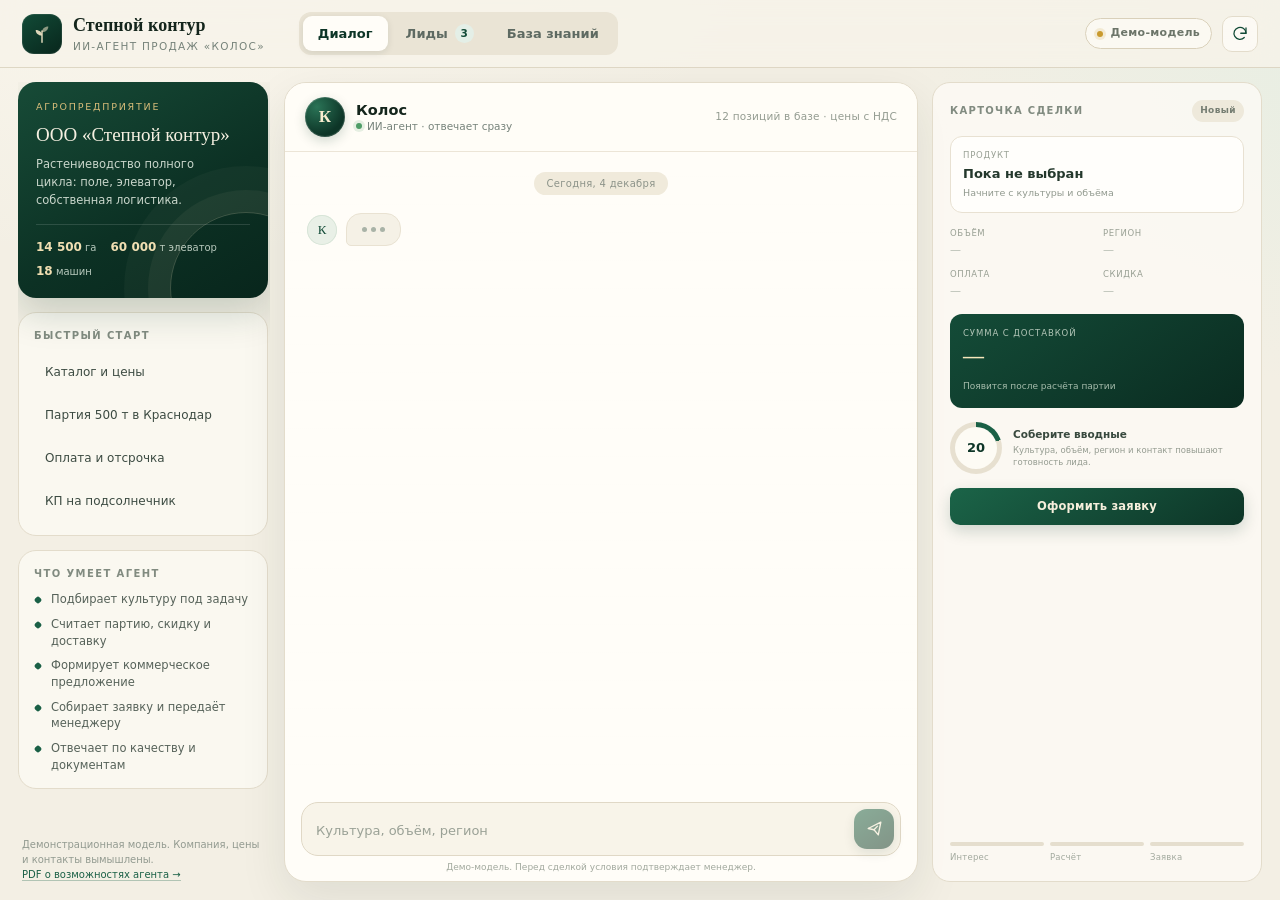
<file: index.html>
<!DOCTYPE html>
<html lang="ru">
<head>
  <meta charset="utf-8">
  <meta name="viewport" content="width=device-width, initial-scale=1">
  <title>Колос — ИИ-агент продаж «Степной контур»</title>
  <meta name="description" content="Демонстрационная модель ИИ-агента отдела продаж агропредприятия: подбор партии, расчёт, КП и заявки.">
  <link rel="icon" type="image/svg+xml" href="assets/favicon.svg">
  <link rel="stylesheet" href="assets/css/styles.css">
</head>
<body>
  <div class="app">
    <header class="topbar">
      <div class="brand">
        <div class="brand-mark" aria-hidden="true">
          <svg viewBox="0 0 32 32" fill="none">
            <path d="M16 27V12" stroke="currentColor" stroke-width="1.8" stroke-linecap="round"/>
            <path d="M16 18c-5.2 0-8.4-3.2-8.4-7.4 5.2 0 8.4 3.2 8.4 7.4Z" fill="currentColor" opacity=".9"/>
            <path d="M16 13.6c0-4.4 3.3-7.6 8.4-7.6 0 4.4-3.3 7.6-8.4 7.6Z" fill="currentColor" opacity=".55"/>
          </svg>
        </div>
        <div class="brand-text">
          <strong>Степной контур</strong>
          <span>ИИ-агент продаж «Колос»</span>
        </div>
      </div>

      <nav class="tabs" aria-label="Разделы">
        <button class="tab is-active" data-view="chat">Диалог</button>
        <button class="tab" data-view="leads">Лиды <span class="tab-count" id="leads-count">0</span></button>
        <button class="tab" data-view="kb">База знаний</button>
      </nav>

      <div class="top-actions">
        <span class="demo-pill"><i></i>Демо-модель</span>
        <button class="icon-btn" id="reset-btn" title="Начать новый диалог" aria-label="Начать новый диалог">
          <svg viewBox="0 0 24 24" fill="none"><path d="M20 11a8 8 0 1 0-2.3 5.7" stroke="currentColor" stroke-width="1.7" stroke-linecap="round"/><path d="M20 4v7h-7" stroke="currentColor" stroke-width="1.7" stroke-linecap="round" stroke-linejoin="round"/></svg>
        </button>
      </div>
    </header>

    <main class="workspace" id="workspace" data-view="chat">
      <aside class="sidebar">
        <div class="company-card">
          <div class="eyebrow">Агропредприятие</div>
          <div class="company-name">ООО «Степной контур»</div>
          <p>Растениеводство полного цикла: поле, элеватор, собственная логистика.</p>
          <div class="company-stats">
            <span><b>14 500</b> га</span>
            <span><b>60 000</b> т элеватор</span>
            <span><b>18</b> машин</span>
          </div>
        </div>

        <div class="side-section">
          <div class="side-title">Быстрый старт</div>
          <button class="scenario" data-prompt="Каталог и цены">
            <span>Каталог и цены</span><i>→</i>
          </button>
          <button class="scenario" data-prompt="Пшеница 3 класса, 500 т в Краснодар">
            <span>Партия 500 т в Краснодар</span><i>→</i>
          </button>
          <button class="scenario" data-prompt="Условия оплаты и отсрочка">
            <span>Оплата и отсрочка</span><i>→</i>
          </button>
          <button class="scenario" data-prompt="Подготовить КП на 300 т подсолнечника">
            <span>КП на подсолнечник</span><i>→</i>
          </button>
        </div>

        <div class="side-section">
          <div class="side-title">Что умеет агент</div>
          <ul class="cap-list">
            <li>Подбирает культуру под задачу</li>
            <li>Считает партию, скидку и доставку</li>
            <li>Формирует коммерческое предложение</li>
            <li>Собирает заявку и передаёт менеджеру</li>
            <li>Отвечает по качеству и документам</li>
          </ul>
        </div>

        <div class="side-note">
          Демонстрационная модель. Компания, цены и контакты вымышлены.<br>
          <a href="Возможности_ИИ-агента_Колос.pdf" target="_blank" rel="noopener">PDF о возможностях агента →</a>
        </div>
      </aside>

      <section class="view view-chat" aria-label="Диалог с агентом">
        <div class="chat-panel">
          <div class="chat-head">
            <div class="agent-id">
              <div class="avatar agent-avatar">К</div>
              <div class="agent-name">
                <strong>Колос</strong>
                <span><i class="online-dot"></i>ИИ-агент · отвечает сразу</span>
              </div>
            </div>
            <div class="chat-meta">12 позиций в базе · цены с НДС</div>
          </div>

          <div class="chat-scroll" id="chat-scroll" aria-live="polite">
            <div class="chat-day" id="chat-day">Сегодня</div>
            <div id="messages"></div>
          </div>

          <div class="suggestions" id="suggestions" aria-label="Быстрые ответы"></div>

          <form class="composer" id="composer" autocomplete="off">
            <textarea id="input" rows="1" placeholder="Культура, объём, регион" aria-label="Сообщение агенту"></textarea>
            <button class="send-btn" type="submit" aria-label="Отправить сообщение">
              <svg viewBox="0 0 24 24" fill="none"><path d="M4 12 20 4l-3.2 16-5.4-6.4L4 12Z" stroke="currentColor" stroke-width="1.7" stroke-linejoin="round"/><path d="m11.4 13.6 4.4-4.6" stroke="currentColor" stroke-width="1.7" stroke-linecap="round"/></svg>
            </button>
          </form>
          <div class="composer-note">Демо-модель. Перед сделкой условия подтверждает менеджер.</div>
        </div>
      </section>

      <aside class="deal-panel" aria-label="Карточка сделки">
        <div class="deal-head">
          <span>Карточка сделки</span>
          <span class="stage-pill" id="deal-stage">Новый</span>
        </div>

        <div class="deal-product">
          <span class="deal-label">Продукт</span>
          <div class="deal-value" id="deal-product">Пока не выбран</div>
          <div class="deal-sub" id="deal-product-sub">Начните с культуры и объёма</div>
        </div>

        <div class="deal-grid">
          <div><span>Объём</span><b id="deal-volume">—</b></div>
          <div><span>Регион</span><b id="deal-zone">—</b></div>
          <div><span>Оплата</span><b id="deal-payment">—</b></div>
          <div><span>Скидка</span><b id="deal-discount">—</b></div>
        </div>

        <div class="deal-total">
          <span id="deal-total-label">Сумма с доставкой</span>
          <b id="deal-total">—</b>
          <small id="deal-total-sub">Появится после расчёта партии</small>
        </div>

        <div class="score-row">
          <div class="score-ring" id="score-ring" style="--score:0"><span id="score-val">0</span></div>
          <div class="score-text">
            <b id="score-label">Соберите вводные</b>
            <span>Культура, объём, регион и контакт повышают готовность лида.</span>
          </div>
        </div>

        <button class="btn primary deal-cta" id="deal-cta" type="button">Оформить заявку</button>

        <div class="steps" id="deal-steps">
          <div class="step is-active" data-step="interest"><i></i><span>Интерес</span></div>
          <div class="step" data-step="quote"><i></i><span>Расчёт</span></div>
          <div class="step" data-step="lead"><i></i><span>Заявка</span></div>
        </div>
      </aside>

      <section class="view view-leads" aria-label="Лиды">
        <div class="page-head">
          <div>
            <h1>Лиды отдела продаж</h1>
            <p>Заявки из диалога с агентом и демонстрационные примеры. Статусы сохраняются в браузере.</p>
          </div>
          <button class="btn ghost" id="export-csv" type="button">Экспорт CSV</button>
        </div>

        <div class="kpi-row">
          <div class="kpi"><span>Всего лидов</span><b id="kpi-leads">0</b><small>в демо-базе</small></div>
          <div class="kpi"><span>Сумма пайплайна</span><b id="kpi-sum">0 ₽</b><small>по расчётам агента</small></div>
          <div class="kpi"><span>Средний скоринг</span><b id="kpi-score">0</b><small>из 100</small></div>
          <div class="kpi accent"><span>Горячих</span><b id="kpi-hot">0</b><small>скоринг 75+</small></div>
        </div>

        <div class="table-card">
          <div class="table-scroll">
            <table class="leads-table">
              <thead>
                <tr>
                  <th>Заявка</th>
                  <th>Клиент</th>
                  <th>Продукт</th>
                  <th>Объём</th>
                  <th>Сумма</th>
                  <th>Скоринг</th>
                  <th>Статус</th>
                </tr>
              </thead>
              <tbody id="leads-body"></tbody>
            </table>
          </div>
        </div>
      </section>

      <section class="view view-kb" aria-label="База знаний">
        <div class="page-head">
          <div>
            <h1>База знаний агента</h1>
            <p>12 товарных позиций, 10 типовых вопросов, условия оплаты и логистики. Данные вымышлены для демонстрации.</p>
          </div>
        </div>

        <div class="kb-toolbar">
          <div class="search-wrap">
            <svg viewBox="0 0 24 24" fill="none" aria-hidden="true"><circle cx="11" cy="11" r="6.5" stroke="currentColor" stroke-width="1.6"/><path d="m16 16 4 4" stroke="currentColor" stroke-width="1.6" stroke-linecap="round"/></svg>
            <input id="kb-search" type="search" placeholder="Поиск по культуре или показателю" aria-label="Поиск по базе знаний">
          </div>
          <div class="chips" id="kb-cats"></div>
        </div>

        <div class="table-card">
          <div class="table-scroll">
            <table class="kb-table">
              <thead>
                <tr>
                  <th>Позиция</th>
                  <th>Категория</th>
                  <th>Цена, ₽/т</th>
                  <th>В наличии</th>
                  <th>Мин. партия</th>
                  <th></th>
                </tr>
              </thead>
              <tbody id="kb-body"></tbody>
            </table>
          </div>
        </div>

        <h2 class="section-h">Частые вопросы</h2>
        <div class="faq-list" id="faq-list"></div>

        <h2 class="section-h">Условия работы</h2>
        <div class="terms-grid" id="terms-grid"></div>
      </section>
    </main>
  </div>

  <div class="modal" id="offer-modal" hidden>
    <div class="modal-backdrop" data-close-offer></div>
    <div class="modal-card" role="dialog" aria-modal="true" aria-label="Коммерческое предложение">
      <div class="modal-actions">
        <button class="btn ghost" id="offer-print" type="button">Печать / PDF</button>
        <button class="btn ghost" id="offer-download" type="button">Скачать HTML</button>
        <button class="icon-btn" data-close-offer type="button" aria-label="Закрыть">
          <svg viewBox="0 0 24 24" fill="none"><path d="m6 6 12 12M18 6 6 18" stroke="currentColor" stroke-width="1.8" stroke-linecap="round"/></svg>
        </button>
      </div>
      <div id="offer-doc"></div>
    </div>
  </div>

  <script src="assets/js/knowledge-base.js"></script>
  <script src="assets/js/agent.js"></script>
  <script src="assets/js/app.js"></script>
</body>
</html>
</file>
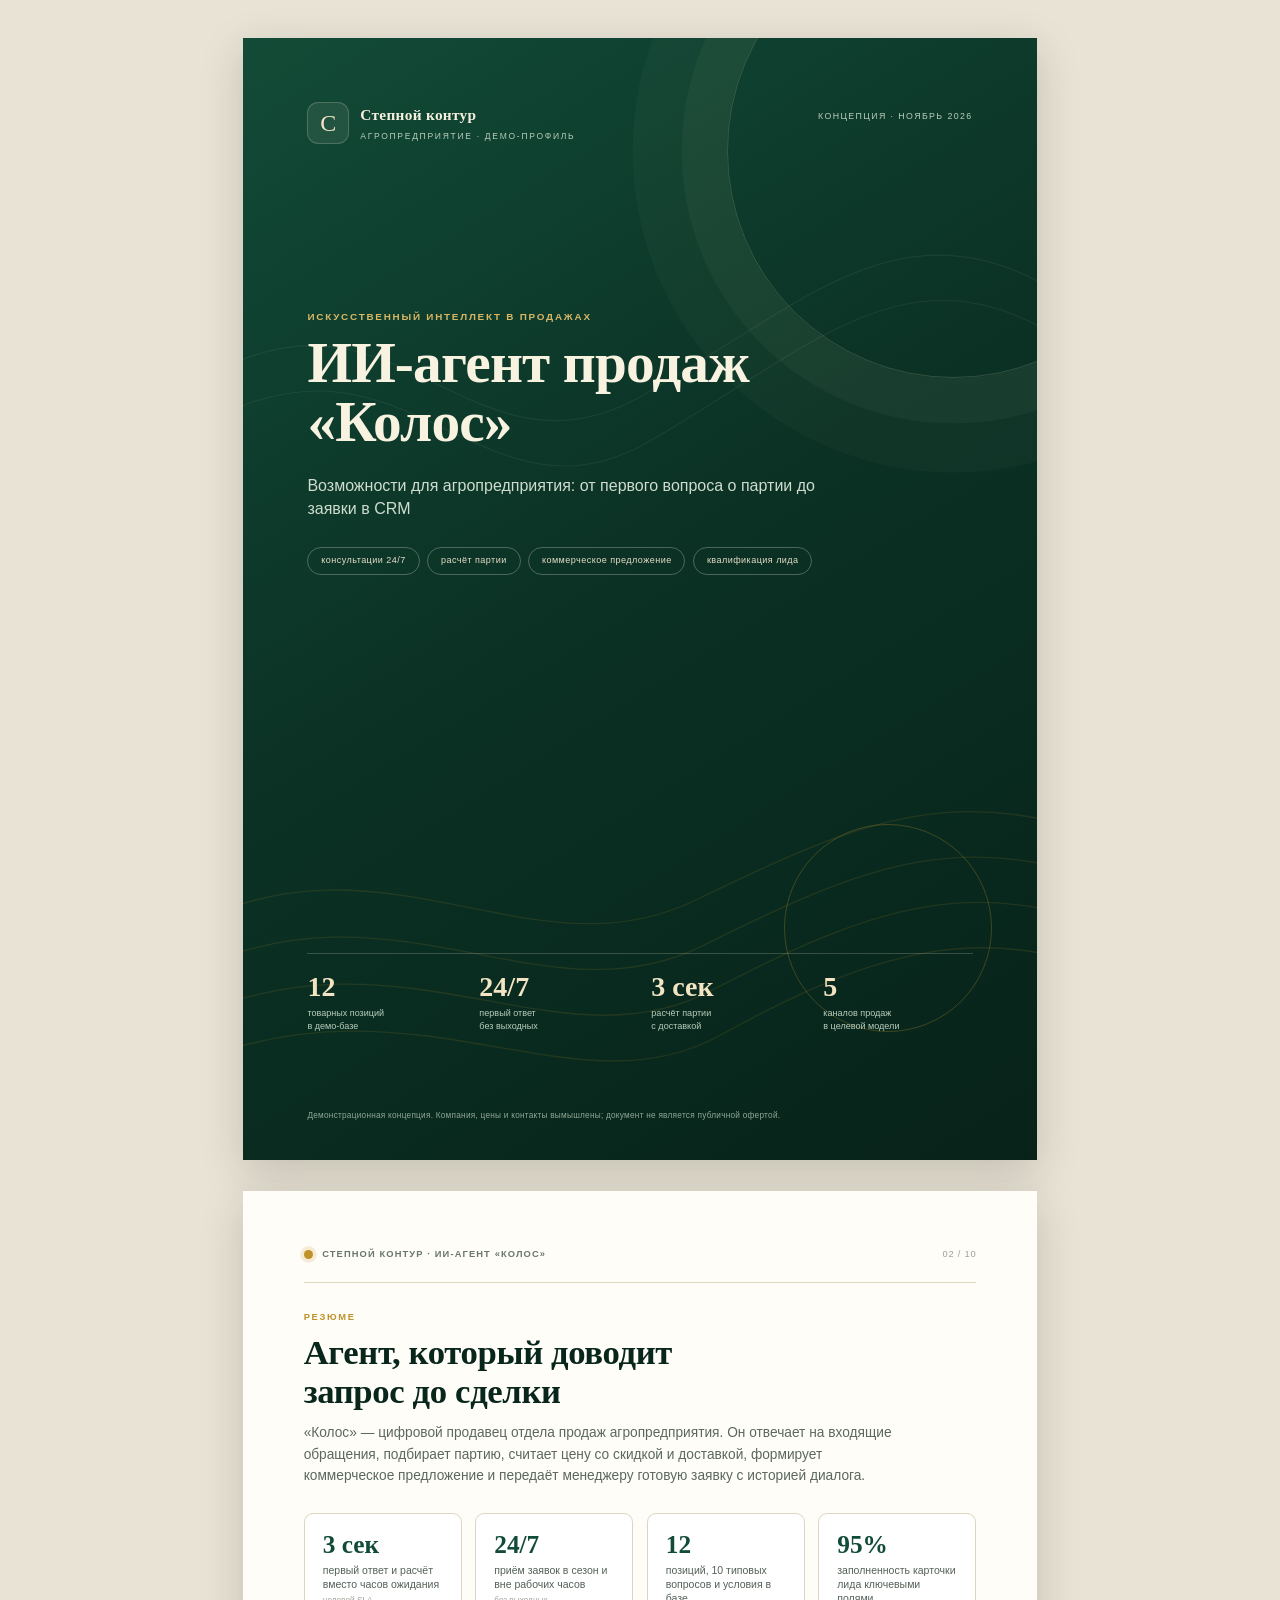
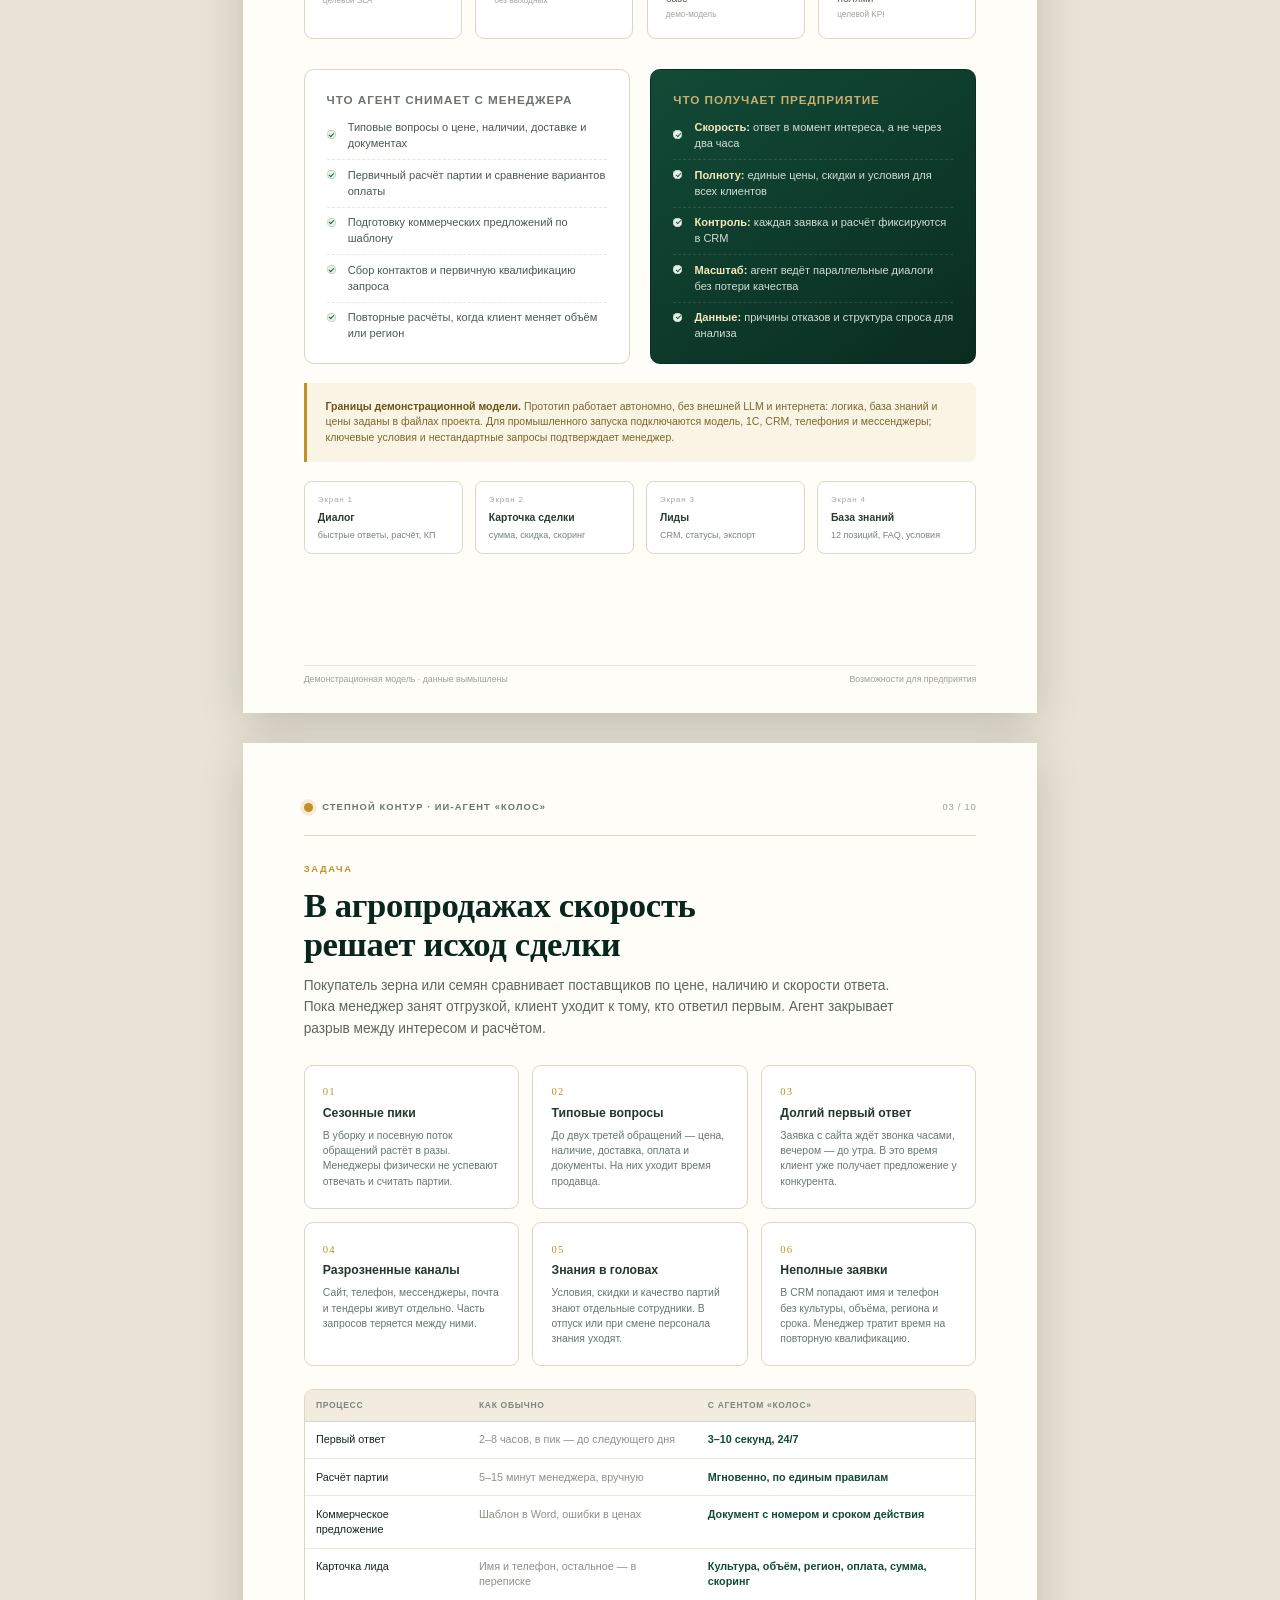
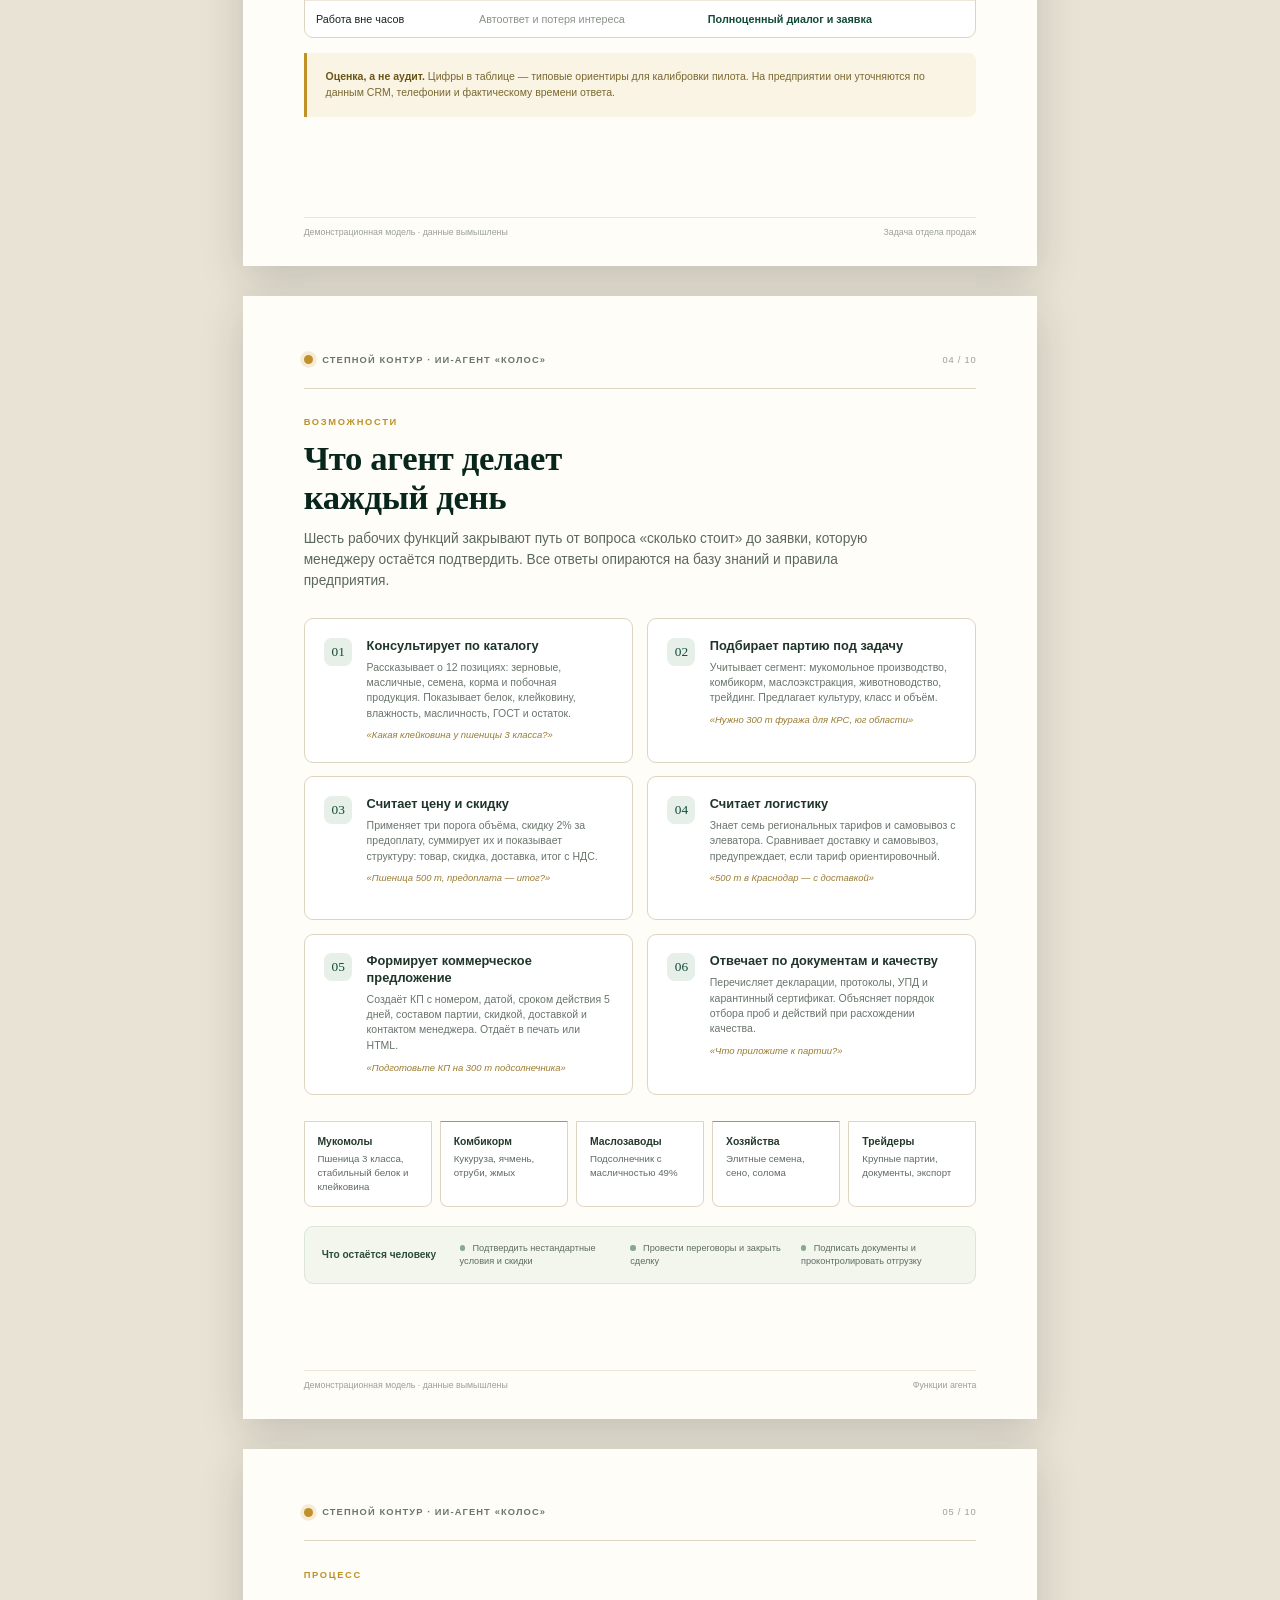
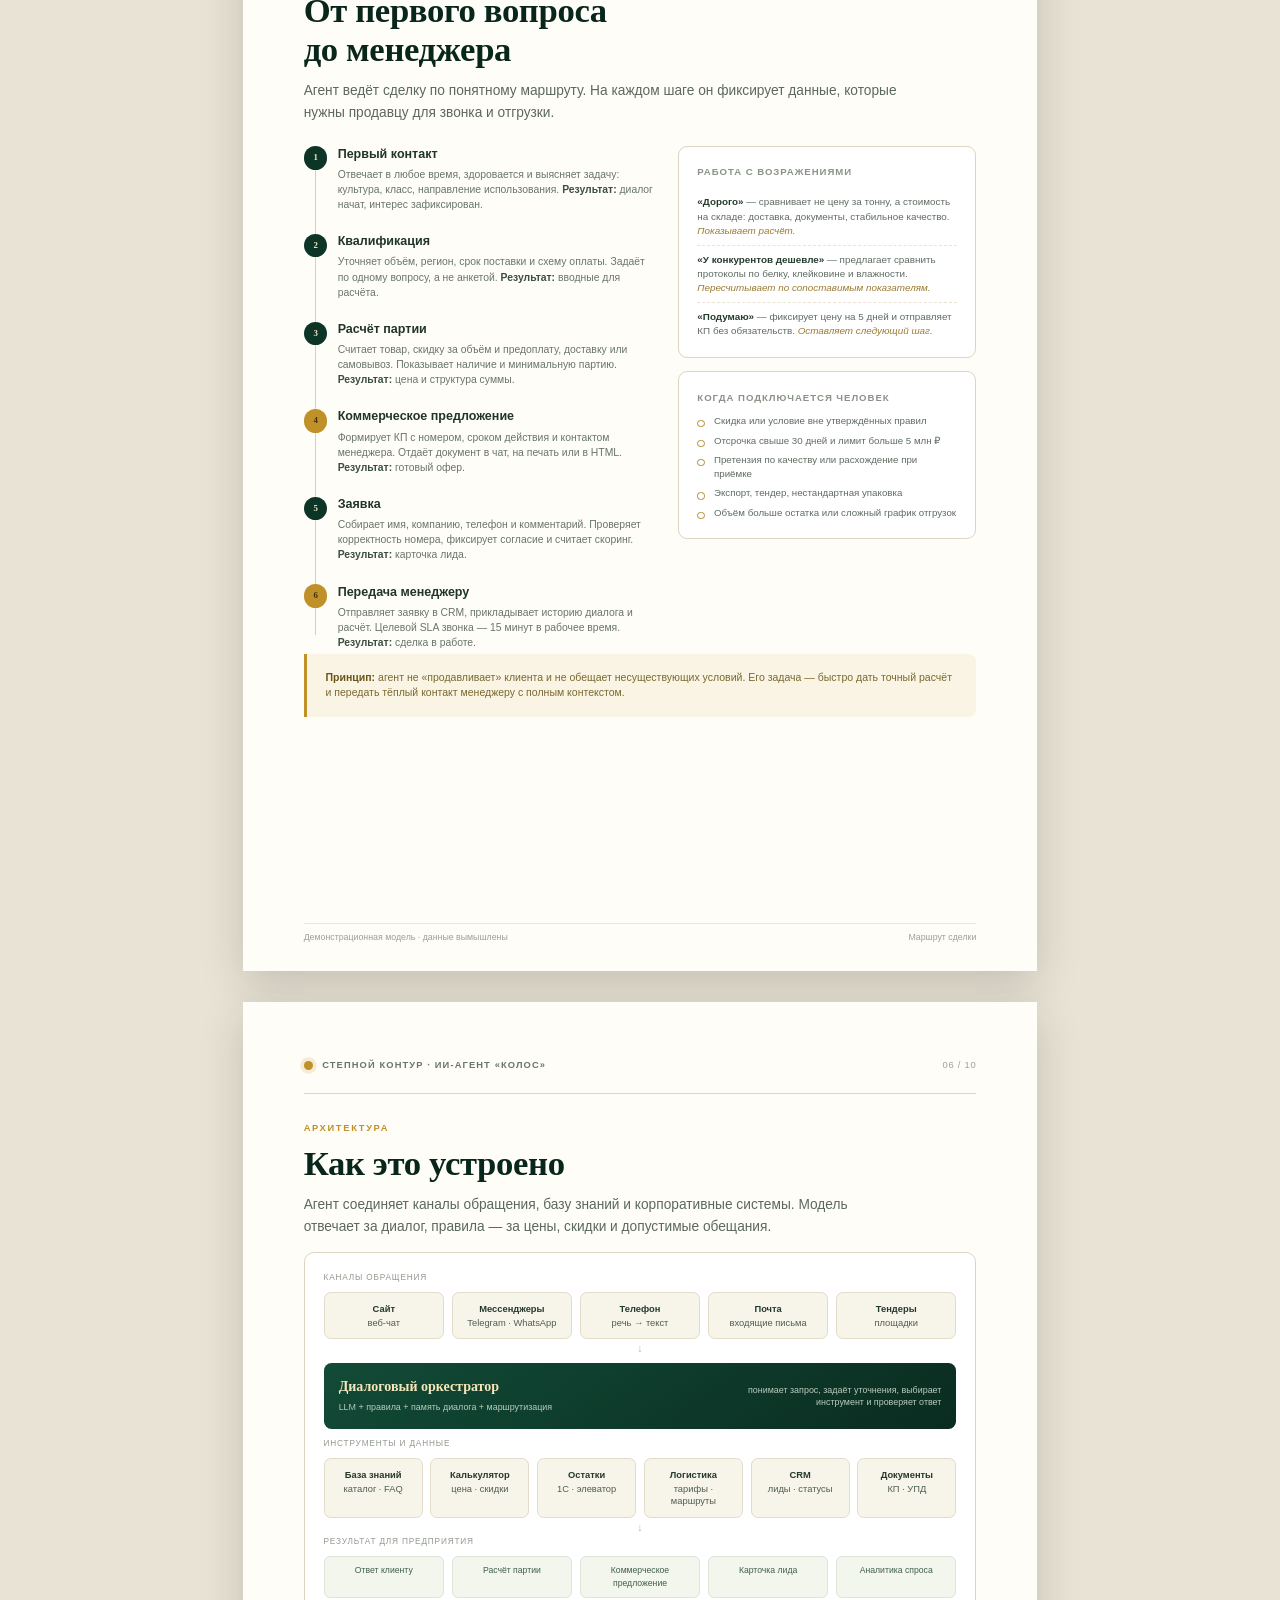
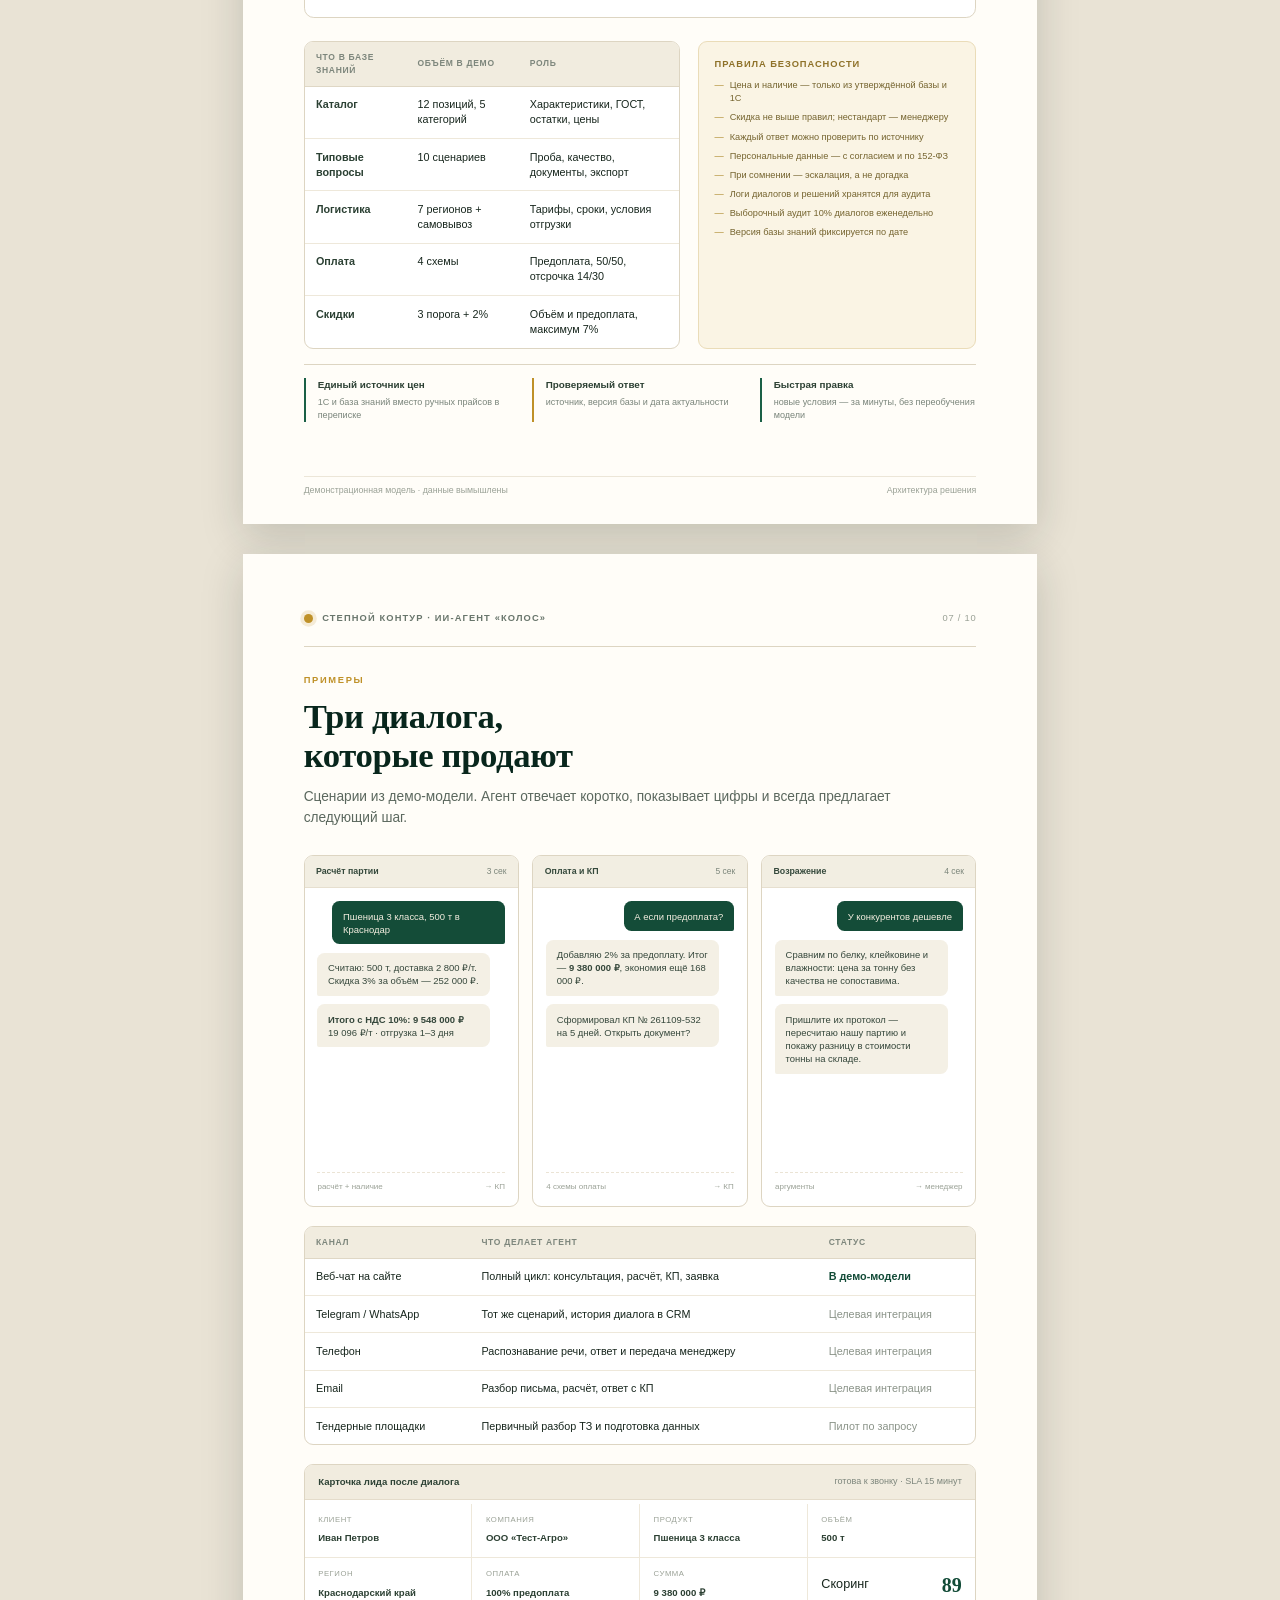
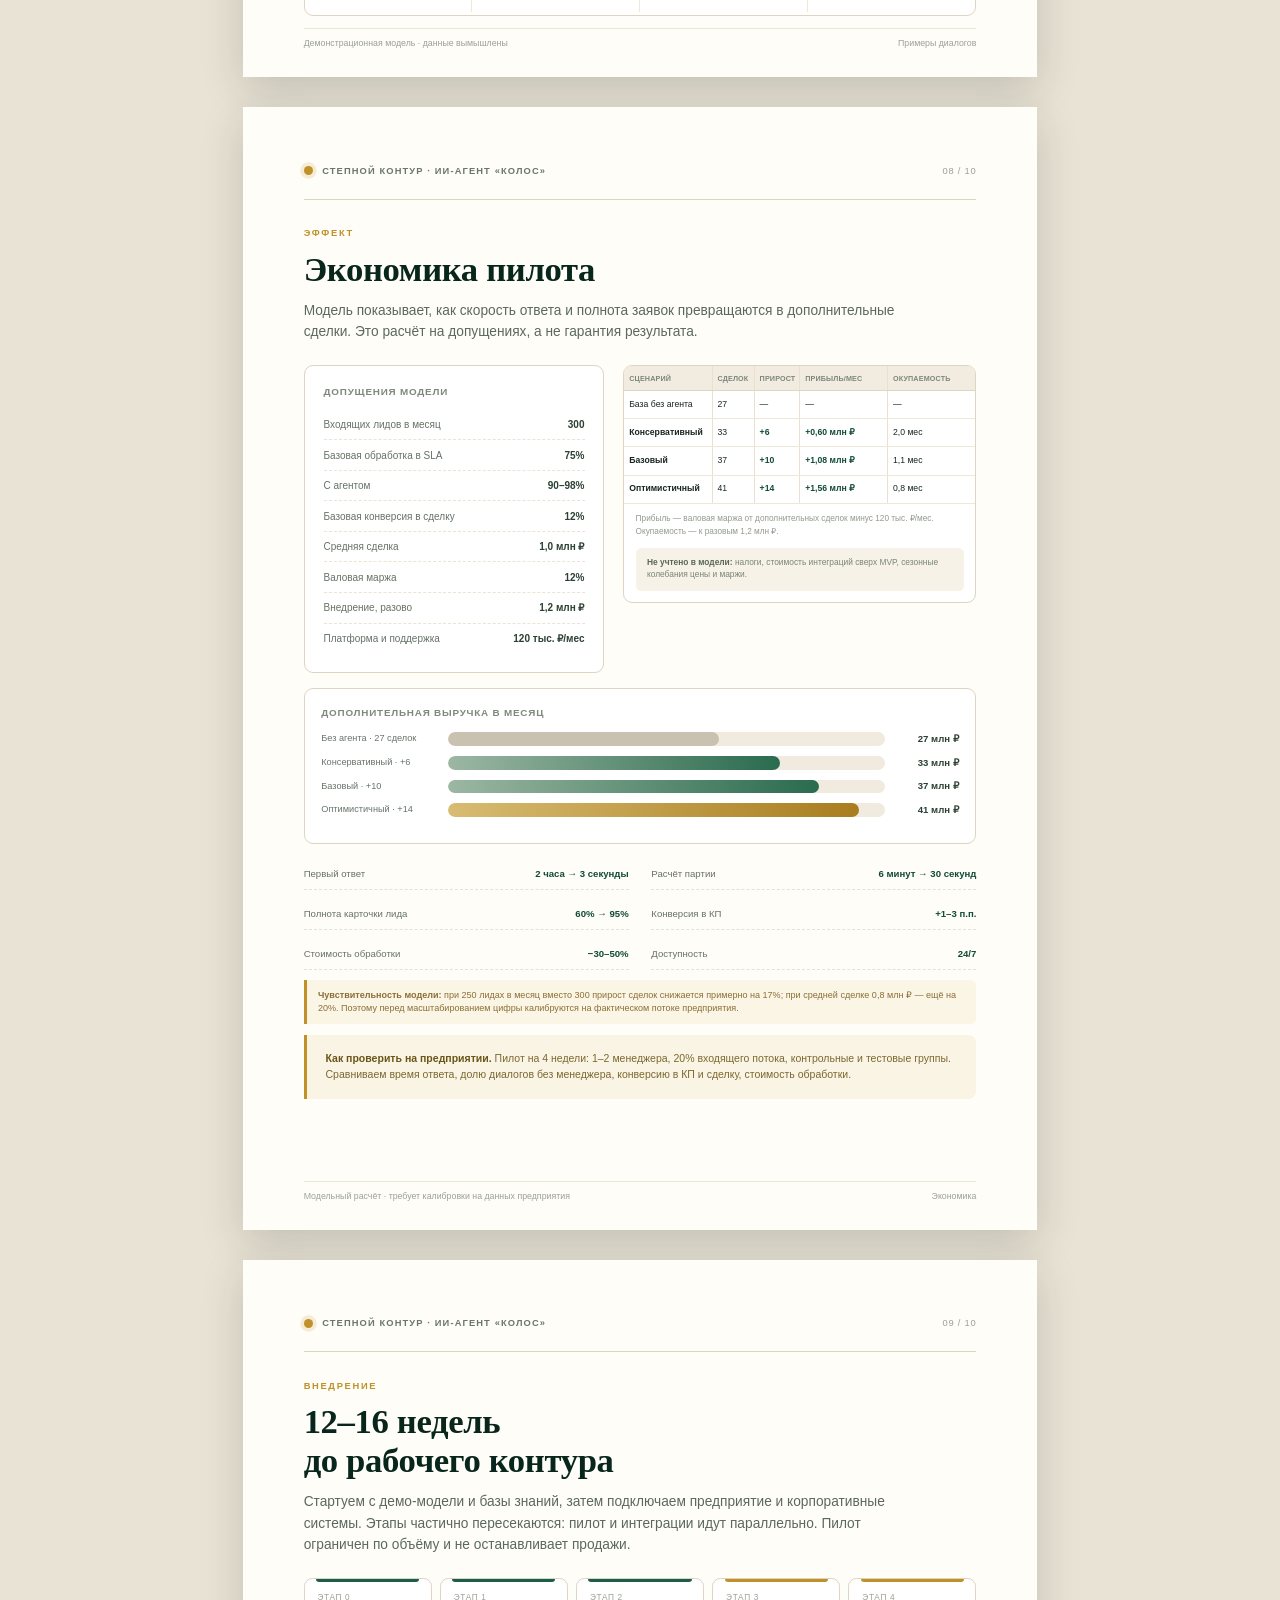
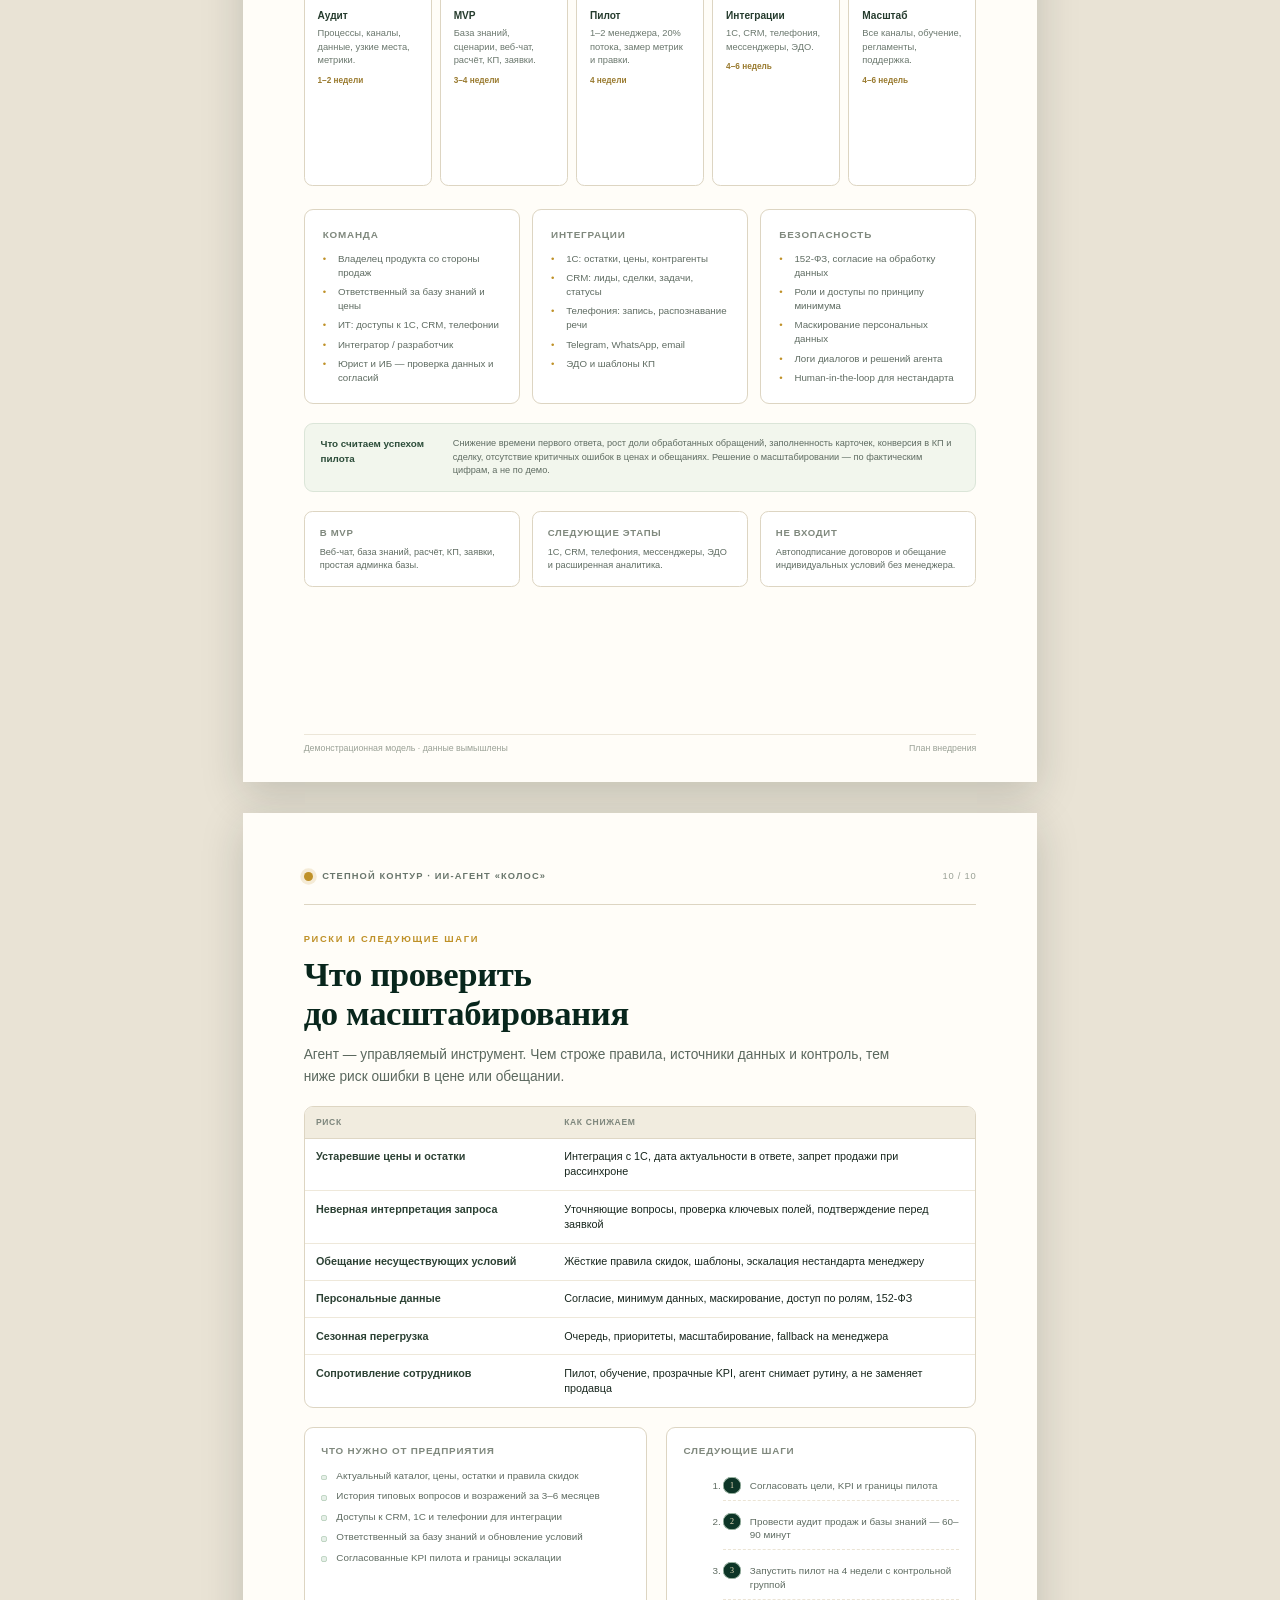
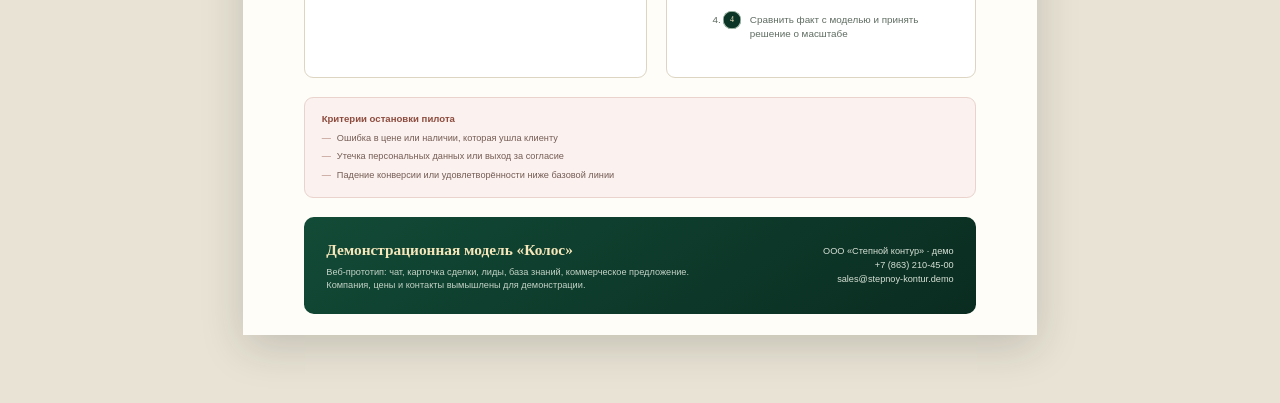
<file: docs/capabilities.html>
<!DOCTYPE html>
<html lang="ru">
<head>
<meta charset="utf-8">
<title>ИИ-агент продаж «Колос» — возможности для предприятия</title>
<style>
  :root{
    --green-950:#08261c;
    --green-900:#0d3527;
    --green-800:#124b37;
    --green-700:#1a6046;
    --green-100:#e6f0e8;
    --gold:#bf9128;
    --gold-soft:#f3e5c3;
    --ink:#17261d;
    --muted:#69766c;
    --line:#ddd5c2;
    --paper:#fffdf8;
    --paper-2:#f6f2e7;
  }
  *{box-sizing:border-box}
  html,body{margin:0;padding:0;background:#e9e3d5;color:var(--ink);font-family:"Segoe UI",Arial,sans-serif;font-size:9.5pt;line-height:1.52;-webkit-font-smoothing:antialiased}
  .page{
    width:210mm;height:297mm;padding:15mm 16mm 13mm;position:relative;overflow:hidden;
    background:var(--paper);page-break-after:always;break-after:page;
  }
  .page:last-child{page-break-after:auto;break-after:auto}
  @media screen{
    body{padding:10mm 0}
    .page{margin:0 auto 8mm;box-shadow:0 12px 40px rgba(20,35,26,.18)}
  }
  @page{size:A4;margin:0}
  @media print{
    body{background:#fff;-webkit-print-color-adjust:exact;print-color-adjust:exact}
    .page{margin:0;box-shadow:none}
  }
  h1,h2,h3,h4,p{margin:0}
  ul{margin:0;padding:0;list-style:none}
  b,strong{font-weight:700}
  .serif{font-family:Georgia,"Times New Roman",serif}

  /* ---------- каркас ---------- */
  .ph{display:flex;align-items:center;justify-content:space-between;padding-bottom:5.5mm;border-bottom:.45pt solid var(--line);margin-bottom:7mm}
  .ph-brand{display:flex;align-items:center;gap:2.5mm;font-size:7pt;letter-spacing:.12em;text-transform:uppercase;color:var(--muted);font-weight:600}
  .ph-brand i{display:block;width:2.4mm;height:2.4mm;border-radius:50%;background:var(--gold);box-shadow:0 0 0 1mm rgba(191,145,40,.16)}
  .ph span{font-size:7pt;color:#9aa196;letter-spacing:.08em}
  .kicker{font-size:7pt;letter-spacing:.18em;text-transform:uppercase;color:var(--gold);font-weight:700;margin-bottom:2.5mm}
  h2{font-family:Georgia,"Times New Roman",serif;font-size:26pt;line-height:1.12;font-weight:600;color:var(--green-950);letter-spacing:-.01em}
  .lead{font-size:10.3pt;line-height:1.55;color:#5b685e;margin-top:3mm;max-width:158mm}
  .note{font-size:7pt;line-height:1.45;color:#8b9489}
  .footnote{position:absolute;left:16mm;right:16mm;bottom:7mm;display:flex;justify-content:space-between;gap:10mm;font-size:6.6pt;color:#9aa196;border-top:.4pt solid #ece6d8;padding-top:2mm}
  .divider{height:.45pt;background:var(--line);margin:5mm 0}

  /* ---------- обложка ---------- */
  .cover{background:linear-gradient(148deg,#124b37 0%,#0b3225 46%,#072219 100%);color:#f6f0df;padding:17mm 17mm 14mm}
  .cover-art{position:absolute;inset:0;width:100%;height:100%;pointer-events:none}
  .cover-orbit{position:absolute;border-radius:50%;border:.5pt solid rgba(244,231,193,.17);pointer-events:none}
  .cover-orbit.one{width:120mm;height:120mm;right:-38mm;top:-30mm;box-shadow:0 0 0 12mm rgba(244,231,193,.035),0 0 0 25mm rgba(244,231,193,.025)}
  .cover-orbit.two{width:55mm;height:55mm;right:12mm;bottom:34mm;border-color:rgba(191,145,40,.3)}
  .cover-top{position:relative;display:flex;justify-content:space-between;align-items:flex-start;z-index:2}
  .cover-brand{display:flex;align-items:center;gap:3mm}
  .cover-mark{width:11mm;height:11mm;border-radius:3mm;background:rgba(246,240,223,.08);border:.5pt solid rgba(246,240,223,.2);display:grid;place-items:center;font-family:Georgia,serif;font-size:18pt;color:#f3e5c3}
  .cover-brand b{display:block;font-family:Georgia,serif;font-size:11.5pt;font-weight:600;letter-spacing:.02em}
  .cover-brand span{display:block;font-size:6.4pt;letter-spacing:.2em;text-transform:uppercase;color:#b9cdbd;margin-top:1mm}
  .cover-year{font-size:6.6pt;letter-spacing:.16em;text-transform:uppercase;color:#b9cdbd;padding-top:2mm}
  .cover-main{position:relative;z-index:2;margin-top:44mm}
  .cover .kicker{color:#d8b765;font-size:7.4pt}
  .cover h1{font-family:Georgia,"Times New Roman",serif;font-size:43pt;line-height:1.02;font-weight:600;letter-spacing:-.015em;color:#f8f2e1}
  .cover-sub{font-size:12pt;line-height:1.45;color:#cfdccf;margin-top:6mm;max-width:135mm}
  .cover-tags{display:flex;flex-wrap:wrap;gap:2mm;margin-top:7mm}
  .cover-tags span{font-size:6.8pt;letter-spacing:.05em;border:.5pt solid rgba(246,240,223,.28);border-radius:999px;padding:1.7mm 3.4mm;color:#e5ddc7}
  .cover-stats{position:absolute;left:17mm;right:17mm;bottom:34mm;display:grid;grid-template-columns:repeat(4,1fr);gap:6mm;z-index:2;border-top:.5pt solid rgba(246,240,223,.2);padding-top:5mm}
  .cover-stats b{display:block;font-family:Georgia,serif;font-size:21pt;font-weight:600;color:#f3e5c3;line-height:1}
  .cover-stats span{display:block;font-size:6.8pt;color:#b9cdbd;margin-top:1.6mm;line-height:1.35}
  .cover-foot{position:absolute;left:17mm;right:17mm;bottom:10mm;font-size:6.2pt;color:#8fa696;letter-spacing:.03em;z-index:2}
  .cover-lines{position:absolute;inset:auto 0 0 0;width:100%;height:100%;opacity:.5}

  /* ---------- резюме ---------- */
  .stat-grid{display:grid;grid-template-columns:repeat(4,1fr);gap:3.5mm;margin-top:7mm}
  .stat{background:#fff;border:.5pt solid var(--line);border-radius:2.4mm;padding:4.8mm 4.8mm 4.2mm}
  .stat b{display:block;font-family:Georgia,serif;font-size:19pt;color:var(--green-800);line-height:1}
  .stat span{display:block;font-size:7.9pt;color:#546157;margin-top:1.6mm;line-height:1.35}
  .stat small{display:block;font-size:6.2pt;color:#a0a79c;margin-top:1mm}
  .cols-2{display:grid;grid-template-columns:1fr 1fr;gap:5.5mm;margin-top:8mm}
  .panel{background:#fff;border:.5pt solid var(--line);border-radius:2.6mm;padding:5.6mm 5.8mm}
  .panel h3{font-size:8.8pt;letter-spacing:.08em;text-transform:uppercase;color:var(--muted);margin-bottom:3mm;font-weight:700}
  .panel.dark{background:linear-gradient(145deg,#124b37,#0a2c20);border-color:#0a2c20;color:#f3eddc}
  .panel.dark h3{color:#c9ad6c}
  .panel.dark li{color:#d2ddd3;border-color:rgba(255,255,255,.12)}
  .panel.dark li b{color:#f6e7bb}
  .checks li{position:relative;padding:2mm 0 2mm 5.6mm;font-size:8.3pt;line-height:1.42;color:#4b594f;border-bottom:.35pt dashed #ece6d8}
  .checks li:last-child{border-bottom:0;padding-bottom:0}
  .checks li:first-child{padding-top:0}
  .checks li::before{content:"";position:absolute;left:0;top:2.6mm;width:2.4mm;height:2.4mm;border-radius:50%;background:var(--green-100);box-shadow:inset 0 0 0 .5pt #b9d0bd}
  .checks li::after{content:"";position:absolute;left:.75mm;top:3.25mm;width:1mm;height:.55mm;border-left:.55pt solid var(--green-700);border-bottom:.55pt solid var(--green-700);transform:rotate(-45deg)}
  .callout{margin-top:5mm;padding:4.2mm 5mm;border-left:1mm solid var(--gold);background:#faf4e4;border-radius:0 2mm 2mm 0;font-size:7.9pt;line-height:1.5;color:#7a682f}
  .callout b{color:#6a5518}

  /* ---------- боли ---------- */
  .pain-grid{display:grid;grid-template-columns:repeat(3,1fr);gap:3.6mm;margin-top:7mm}
  .pain{background:#fff;border:.5pt solid var(--line);border-radius:2.4mm;padding:4.8mm;min-height:38mm}
  .pain .num{font-family:Georgia,serif;font-size:8pt;color:var(--gold);letter-spacing:.1em}
  .pain h4{font-size:9.2pt;line-height:1.3;color:#23382c;margin:1.5mm 0 1.6mm}
  .pain p{font-size:7.8pt;line-height:1.45;color:#69766c}
  .table{width:100%;border-collapse:collapse;font-size:8.1pt}
  .table th{background:#f1ecdf;color:#7d867c;font-size:6.4pt;letter-spacing:.08em;text-transform:uppercase;text-align:left;padding:2.4mm 3mm;border-bottom:.45pt solid #dfd7c5;font-weight:700}
  .table td{padding:2.8mm 3mm;border-bottom:.4pt solid #eee8da;vertical-align:top;line-height:1.4}
  .table tr:last-child td{border-bottom:0}
  .table .was{color:#8a9388}
  .table .now{color:var(--green-800);font-weight:600}
  .table-wrap{background:#fff;border:.5pt solid var(--line);border-radius:2.4mm;overflow:hidden;margin-top:6mm}

  /* ---------- возможности ---------- */
  .cap-grid{display:grid;grid-template-columns:1fr 1fr;gap:3.6mm;margin-top:7mm}
  .cap{background:#fff;border:.5pt solid var(--line);border-radius:2.4mm;padding:5mm 5.2mm;display:grid;grid-template-columns:8mm 1fr;gap:3.2mm;min-height:38mm}
  .cap .ico{width:7.4mm;height:7.4mm;border-radius:2mm;background:var(--green-100);color:var(--green-800);display:grid;place-items:center;font-family:Georgia,serif;font-size:10pt}
  .cap h4{font-size:9.6pt;color:#20352a;line-height:1.3;margin-bottom:1.4mm}
  .cap p{font-size:7.9pt;line-height:1.45;color:#68756b}
  .cap .ex{display:block;margin-top:2mm;font-size:7.1pt;color:#9a7b30;font-style:italic}
  .segment-band{margin-top:7mm;display:grid;grid-template-columns:repeat(5,1fr);gap:2.2mm}
  .segment{border-top:.8mm solid var(--green-700);background:#fff;border:.5pt solid var(--line);border-radius:0 0 2mm 2mm;padding:3.4mm;font-size:7.3pt;line-height:1.4;color:#5f6c62}
  .segment b{display:block;font-size:7.8pt;color:#243a2d;margin-bottom:1mm;line-height:1.3}
  .segment:nth-child(2n){border-top-color:var(--gold)}

  /* ---------- процесс ---------- */
  .process-wrap{display:grid;grid-template-columns:1.08fr .92fr;gap:6.5mm;margin-top:6mm}
  .timeline{position:relative;padding-left:9mm}
  .timeline::before{content:"";position:absolute;left:3.1mm;top:3mm;bottom:4mm;width:.5pt;background:#d8d0bd}
  .tl{position:relative;padding:0 0 5.6mm 0}
  .tl:last-child{padding-bottom:0}
  .tl .dot{position:absolute;left:-8.9mm;top:.2mm;width:6.2mm;height:6.2mm;border-radius:50%;background:var(--green-900);color:#f3e5c3;font-size:6.6pt;font-weight:700;display:grid;place-items:center;font-family:Georgia,serif}
  .tl:nth-child(4) .dot,.tl:nth-child(6) .dot{background:var(--gold);color:#3f300c}
  .tl h4{font-size:9.4pt;color:#20352a;line-height:1.3;margin-bottom:1.3mm}
  .tl p{font-size:7.8pt;line-height:1.45;color:#68756b}
  .tl p b{color:#3c4d41}
  .side-card{background:#fff;border:.5pt solid var(--line);border-radius:2.4mm;padding:4.8mm;margin-bottom:3.6mm}
  .side-card h3{font-size:7.2pt;letter-spacing:.1em;text-transform:uppercase;color:#8a9388;margin-bottom:2.4mm;font-weight:700}
  .quote-line{font-size:7.4pt;line-height:1.45;color:#5f6c62;padding:1.8mm 0;border-bottom:.35pt dashed #ebe4d5}
  .quote-line:last-child{border-bottom:0;padding-bottom:0}
  .quote-line b{color:#263c2e}
  .quote-line span{color:#9a7b30;font-style:italic}
  .esc li{position:relative;padding-left:4.4mm;font-size:7.3pt;line-height:1.42;color:#5f6c62;margin-bottom:1.5mm}
  .esc li:last-child{margin-bottom:0}
  .esc li::before{content:"";position:absolute;left:0;top:1.55mm;width:1.4mm;height:1.4mm;border-radius:50%;border:.5pt solid #b08c32}

  /* ---------- архитектура ---------- */
  .diagram{margin-top:4mm;background:#fff;border:.5pt solid var(--line);border-radius:2.6mm;padding:5mm}
  .d-label{font-size:6.2pt;letter-spacing:.1em;text-transform:uppercase;color:#929a8f;margin-bottom:2mm}
  .d-row{display:grid;gap:2mm}
  .d-channels{grid-template-columns:repeat(5,1fr)}
  .d-tools{grid-template-columns:repeat(6,1fr)}
  .d-box{background:#f7f4ea;border:.5pt solid #e3dccb;border-radius:1.8mm;padding:2.6mm 1.8mm;text-align:center;font-size:7pt;line-height:1.3;color:#4f5e53}
  .d-box b{display:block;font-size:7pt;color:#24392d;margin-bottom:.4mm}
  .d-core{margin:2.4mm 0;background:linear-gradient(145deg,#124b37,#0a2c20);color:#f4eedf;border-radius:2mm;padding:3.4mm 4mm;display:flex;justify-content:space-between;align-items:center;gap:4mm}
  .d-core b{font-family:Georgia,serif;font-size:10.5pt;font-weight:600;color:#f6e7bb}
  .d-core span{font-size:6.7pt;color:#b8cbbd;line-height:1.4}
  .d-arrow{text-align:center;color:#b5b09f;font-size:8pt;line-height:1;margin:1mm 0}
  .d-out{display:grid;grid-template-columns:repeat(5,1fr);gap:2mm}
  .d-out span{background:#f2f6ed;border:.5pt solid #dbe5d8;border-radius:1.6mm;padding:1.8mm 1mm;text-align:center;font-size:6.5pt;color:#42604d}
  .kb-grid{display:grid;grid-template-columns:1.15fr .85fr;gap:5mm;margin-top:6mm}
  .kb-table td:first-child{font-weight:600;color:#2b4033}
  .guardrails{background:#faf4e4;border:.5pt solid #eadcb8;border-radius:2.4mm;padding:4mm}
  .guardrails h3{font-size:7pt;letter-spacing:.1em;text-transform:uppercase;color:#8e7128;margin-bottom:2.2mm;font-weight:700}
  .guardrails li{position:relative;padding-left:4mm;font-size:6.9pt;line-height:1.42;color:#75642f;margin-bottom:1.6mm}
  .guardrails li:last-child{margin-bottom:0}
  .guardrails li::before{content:"—";position:absolute;left:0;color:#b08c32}

  /* ---------- диалоги ---------- */
  .chat-grid{display:grid;grid-template-columns:repeat(3,1fr);gap:3.6mm;margin-top:7mm}
  .chat-card{background:#fff;border:.5pt solid var(--line);border-radius:2.4mm;overflow:hidden}
  .chat-card .ch-head{padding:2.4mm 3mm;background:#f2eee2;border-bottom:.4pt solid #e6dfcf;font-size:6.4pt;color:#7c867b;display:flex;justify-content:space-between;gap:2mm}
  .chat-card .ch-head b{color:#35493c;font-size:6.6pt}
  .ch-body{padding:3.4mm;display:flex;flex-direction:column;gap:2.2mm;min-height:84mm}
  .bubble{font-size:7.1pt;line-height:1.4;padding:2.2mm 2.8mm;border-radius:2mm 2mm 2mm .5mm;background:#f4f0e5;color:#35473b;max-width:92%}
  .bubble.user{align-self:flex-end;background:#144c38;color:#f4eee0;border-radius:2mm 2mm .5mm 2mm}
  .bubble b{color:inherit}
  .ch-tag{margin-top:auto;font-size:6pt;color:#9aa196;display:flex;justify-content:space-between;gap:2mm;padding-top:2mm;border-top:.35pt dashed #ebe4d5}
  .channels-table{margin-top:5mm}

  /* ---------- экономика ---------- */
  .econ-grid{display:grid;grid-template-columns:.92fr 1.08fr;gap:5mm;margin-top:6mm;align-items:start}
  .assumptions{background:#fff;border:.5pt solid var(--line);border-radius:2.4mm;padding:5mm}
  .assumptions h3{font-size:7.4pt;letter-spacing:.08em;text-transform:uppercase;color:#7f887d;margin-bottom:2.6mm}
  .a-row{display:flex;justify-content:space-between;gap:3mm;padding:1.9mm 0;border-bottom:.35pt dashed #ebe4d5;font-size:7.5pt;color:#657267}
  .a-row:last-child{border-bottom:0}
  .a-row b{color:#2c4033;white-space:nowrap}
  .chart{background:#fff;border:.5pt solid var(--line);border-radius:2.4mm;padding:4.4mm;margin-top:4mm}
  .chart h3{font-size:7.4pt;letter-spacing:.08em;text-transform:uppercase;color:#7f887d;margin-bottom:3mm}
  .bar-row{display:grid;grid-template-columns:31mm 1fr 17mm;gap:2.5mm;align-items:center;margin-bottom:2.4mm;font-size:6.9pt;color:#67746a}
  .bar-track{height:3.6mm;background:#f0ebde;border-radius:99px;overflow:hidden}
  .bar-fill{height:100%;border-radius:99px;background:linear-gradient(90deg,#9cb7a3,#2a6b4f)}
  .bar-row.base .bar-fill{background:#c9c2b0}
  .bar-row.hot .bar-fill{background:linear-gradient(90deg,#d8bc72,#a97d1f)}
  .bar-row b{text-align:right;color:#2c4033;font-size:7.2pt}
  .kpi-grid{display:grid;grid-template-columns:1fr 1fr;gap:2.5mm 6mm;margin-top:4mm}
  .kpi{display:flex;justify-content:space-between;gap:3mm;padding:2mm 0;border-bottom:.35pt dashed #e8e1d2;font-size:7.2pt;color:#657267}
  .kpi b{color:var(--green-800);text-align:right;white-space:nowrap}

  /* ---------- внедрение ---------- */
  .phase-grid{display:grid;grid-template-columns:repeat(5,1fr);gap:2.2mm;margin-top:6mm}
  .phase{background:#fff;border:.5pt solid var(--line);border-radius:2.2mm;padding:3.4mm;position:relative;min-height:55mm}
  .phase::before{content:"";position:absolute;left:3mm;right:3mm;top:0;height:.8mm;border-radius:0 0 1mm 1mm;background:var(--green-700)}
  .phase:nth-child(4)::before,.phase:nth-child(5)::before{background:var(--gold)}
  .phase span{display:block;font-size:6.2pt;letter-spacing:.08em;text-transform:uppercase;color:#9aa196;margin-bottom:1.2mm}
  .phase b{display:block;font-size:7.6pt;line-height:1.3;color:#263c2e;margin-bottom:1.4mm}
  .phase p{font-size:7pt;line-height:1.42;color:#6b786e}
  .phase i{display:block;margin-top:2mm;font-size:6.2pt;font-style:normal;color:#9a7b30;font-weight:600}
  .impl-cards{display:grid;grid-template-columns:repeat(3,1fr);gap:3.2mm;margin-top:6mm}
  .impl{background:#fff;border:.5pt solid var(--line);border-radius:2.4mm;padding:4.8mm}
  .impl h3{font-size:7.4pt;letter-spacing:.08em;text-transform:uppercase;color:#7f887d;margin-bottom:2.4mm}
  .impl li{position:relative;padding-left:4mm;font-size:7.3pt;line-height:1.42;color:#5f6c62;margin-bottom:1.5mm}
  .impl li:last-child{margin-bottom:0}
  .impl li::before{content:"•";position:absolute;left:0;color:var(--gold)}
  .pilot-note{margin-top:5mm;display:flex;gap:4mm;align-items:flex-start;background:#f2f6ed;border:.5pt solid #dbe5d8;border-radius:2.4mm;padding:3.6mm 4.2mm}
  .pilot-note b{font-size:7.4pt;color:#2c4c39;min-width:31mm}
  .pilot-note p{font-size:6.9pt;line-height:1.45;color:#5f6c62}

  /* ---------- риски ---------- */
  .risk-table td:first-child{font-weight:600;color:#2d4235;width:37%}
  .needs{display:grid;grid-template-columns:1.05fr .95fr;gap:5mm;margin-top:5mm}
  .need-card{background:#fff;border:.5pt solid var(--line);border-radius:2.4mm;padding:4.4mm}
  .need-card h3{font-size:7.4pt;letter-spacing:.08em;text-transform:uppercase;color:#7f887d;margin-bottom:2.6mm}
  .need-card li{position:relative;padding-left:4mm;font-size:7.4pt;line-height:1.42;color:#5f6c62;margin-bottom:1.7mm}
  .need-card li::before{content:"";position:absolute;left:0;top:1.5mm;width:1.5mm;height:1.5mm;border-radius:50%;background:var(--green-100);box-shadow:inset 0 0 0 .5pt #b9d0bd}
  .steps{counter-reset:step}
  .steps li{position:relative;padding:1.9mm 0 1.9mm 7mm;font-size:7.4pt;line-height:1.4;color:#5f6c62;border-bottom:.35pt dashed #ebe4d5}
  .steps li:last-child{border-bottom:0}
  .steps li::before{counter-increment:step;content:counter(step);position:absolute;left:0;top:1.4mm;width:4.6mm;height:4.6mm;border-radius:50%;background:var(--green-900);color:#f3e5c3;font-size:6pt;display:grid;place-items:center;font-family:Georgia,serif}
  .contact{margin-top:5mm;background:linear-gradient(145deg,#124b37,#0a2c20);border-radius:2.6mm;padding:5.6mm 6mm;color:#f3eddc;display:flex;justify-content:space-between;gap:8mm;align-items:center}
  .contact b{font-family:Georgia,serif;font-size:11.5pt;color:#f6e7bb;display:block;margin-bottom:1.2mm}
  .contact p{font-size:6.9pt;line-height:1.45;color:#c4d2c7}
  .contact .contact-right{text-align:right;font-size:6.9pt;line-height:1.55;color:#d7e0d6;white-space:nowrap}

  /* дополнительные блоки */
  .demo-strip{display:grid;grid-template-columns:repeat(4,1fr);gap:3mm;margin-top:5mm}
  .demo-strip > div{background:#fff;border:.5pt solid var(--line);border-radius:2mm;padding:3.2mm 3.5mm}
  .demo-strip span{display:block;font-size:6pt;letter-spacing:.1em;color:#a3aa9f;margin-bottom:1mm}
  .demo-strip b{display:block;font-size:7.8pt;color:#293e31;margin-bottom:.8mm}
  .demo-strip p{font-size:6.8pt;line-height:1.4;color:#7a857b}
  .handoff{margin-top:5mm;background:#f2f6ed;border:.5pt solid #dbe5d8;border-radius:2.4mm;padding:4mm 4.5mm;display:grid;grid-template-columns:33mm 1fr 1fr 1fr;gap:3.5mm;align-items:center}
  .handoff b{font-size:7.6pt;color:#2c4c39;line-height:1.35}
  .handoff span{font-size:6.9pt;line-height:1.4;color:#5f6c62}
  .handoff span::before{content:"";display:inline-block;width:1.4mm;height:1.4mm;border-radius:50%;background:#88a98f;margin-right:2mm;vertical-align:.1mm}
  .lead-strip{margin-top:5mm;border:.5pt solid var(--line);border-radius:2.4mm;background:#fff;overflow:hidden}
  .ls-head{display:flex;justify-content:space-between;gap:4mm;padding:2.6mm 3.6mm;background:#f1ecdf;border-bottom:.4pt solid #e4dccb;font-size:6.8pt;color:#7d867c}
  .ls-head b{font-size:7.2pt;color:#2d4235}
  .ls-grid{display:grid;grid-template-columns:repeat(4,1fr);gap:0;padding:1mm 0}
  .ls-cell{padding:2.6mm 3.6mm;border-right:.35pt solid #eee8da;border-bottom:.35pt solid #eee8da}
  .ls-cell:nth-child(4n){border-right:0}
  .ls-cell:nth-child(n+5){border-bottom:0}
  .ls-cell span{display:block;font-size:5.8pt;letter-spacing:.07em;text-transform:uppercase;color:#9aa196;margin-bottom:.7mm}
  .ls-cell b{font-size:7.2pt;color:#2c4033;font-weight:600}
  .ls-score{display:flex;align-items:center;justify-content:space-between;gap:2mm;padding:2.6mm 3.6mm;border-bottom:0;border-right:0}
  .ls-score b{font-family:Georgia,serif;font-size:15pt;color:var(--green-800);line-height:1}
  .scope{display:grid;grid-template-columns:repeat(3,1fr);gap:3mm;margin-top:5mm}
  .scope > div{background:#fff;border:.5pt solid var(--line);border-radius:2.2mm;padding:3.6mm 4mm}
  .scope b{display:block;font-size:7.2pt;letter-spacing:.07em;text-transform:uppercase;color:#7f887d;margin-bottom:1.6mm}
  .scope p{font-size:6.9pt;line-height:1.42;color:#5f6c62}
  .stop{margin-top:5mm;background:#fbf1ee;border:.5pt solid #ead3cd;border-radius:2.4mm;padding:4mm 4.5mm;display:grid;grid-template-columns:1fr;gap:1.5mm;align-items:start}
  .stop b{font-size:7.2pt;color:#8d4b3e;line-height:1.35}
  .stop span{font-size:6.9pt;line-height:1.4;color:#755d56}
  .stop span::before{content:"—";color:#b58b80;margin-right:1.6mm}
  .scenario-table{table-layout:fixed;font-size:6.9pt}
  .scenario-table th{white-space:normal;font-size:5.4pt;padding:2mm 1.3mm;line-height:1.25;letter-spacing:.02em}
  .scenario-table td{padding:2.1mm 1.3mm;font-size:6.5pt;line-height:1.3}
  .scenario-table th:not(:last-child),.scenario-table td:not(:last-child){border-right:.35pt solid #e8e1d2}
  .scenario-table th:nth-child(1){width:25%}
  .scenario-table th:nth-child(2){width:12%}
  .scenario-table th:nth-child(3){width:13%}
  .scenario-table th:nth-child(4){width:25%}
  .scenario-table th:nth-child(5){width:25%}
  .sensitivity{margin-top:2.5mm;font-size:6.8pt;line-height:1.45;color:#8b6f36;background:#fbf5e6;border-left:.8mm solid var(--gold);padding:2.4mm 3mm;border-radius:0 1.4mm 1.4mm 0}
  .arch-note{display:grid;grid-template-columns:repeat(3,1fr);gap:3mm;margin-top:4mm;border-top:.5pt solid var(--line);padding-top:3.6mm}
  .arch-note b{display:block;font-size:7.4pt;color:#2c4033;margin-bottom:.8mm}
  .arch-note span{display:block;font-size:6.8pt;line-height:1.4;color:#7a857b}
  .arch-note > div{padding-left:3.2mm;border-left:.7mm solid var(--green-700)}
  .arch-note > div:nth-child(2){border-left-color:var(--gold)}
  .model-warning{margin:0 3mm 3mm;padding:2.6mm 3mm;background:#f6f2e7;border-radius:1.4mm;font-size:6.3pt;line-height:1.4;color:#7c857a}
  .model-warning b{color:#5c665c}
</style>
</head>
<body>

<!-- 01. Обложка -->
<section class="page cover">
  <svg class="cover-lines" viewBox="0 0 210 297" preserveAspectRatio="none" aria-hidden="true">
    <g fill="none" stroke="#bf9128" stroke-width=".35" opacity=".28">
      <path d="M-20 238 C 35 205, 75 250, 120 228 S 190 196, 235 214"/>
      <path d="M-20 250 C 38 218, 78 262, 122 240 S 192 208, 235 226"/>
      <path d="M-20 262 C 40 231, 82 274, 124 252 S 194 220, 235 238"/>
      <path d="M-20 274 C 43 244, 86 286, 126 264 S 196 232, 235 250"/>
    </g>
    <g fill="none" stroke="#f6f0df" stroke-width=".3" opacity=".12">
      <path d="M-10 90 C 40 60, 60 120, 105 95 S 175 40, 220 70"/>
      <path d="M-10 102 C 43 72, 63 132, 107 107 S 177 52, 220 82"/>
    </g>
  </svg>
  <div class="cover-orbit one"></div>
  <div class="cover-orbit two"></div>

  <div class="cover-top">
    <div class="cover-brand">
      <div class="cover-mark">С</div>
      <div>
        <b>Степной контур</b>
        <span>агропредприятие · демо-профиль</span>
      </div>
    </div>
    <div class="cover-year">концепция · ноябрь 2026</div>
  </div>

  <div class="cover-main">
    <div class="kicker">Искусственный интеллект в продажах</div>
    <h1>ИИ-агент продаж<br>«Колос»</h1>
    <p class="cover-sub">Возможности для агропредприятия: от первого вопроса о партии до заявки в CRM</p>
    <div class="cover-tags">
      <span>консультации 24/7</span>
      <span>расчёт партии</span>
      <span>коммерческое предложение</span>
      <span>квалификация лида</span>
    </div>
  </div>

  <div class="cover-stats">
    <div><b>12</b><span>товарных позиций<br>в демо-базе</span></div>
    <div><b>24/7</b><span>первый ответ<br>без выходных</span></div>
    <div><b>3 сек</b><span>расчёт партии<br>с доставкой</span></div>
    <div><b>5</b><span>каналов продаж<br>в целевой модели</span></div>
  </div>

  <div class="cover-foot">Демонстрационная концепция. Компания, цены и контакты вымышлены; документ не является публичной офертой.</div>
</section>

<!-- 02. Резюме -->
<section class="page">
  <header class="ph"><div class="ph-brand"><i></i>Степной контур · ИИ-агент «Колос»</div><span>02 / 10</span></header>

  <div class="kicker">Резюме</div>
  <h2>Агент, который доводит<br>запрос до сделки</h2>
  <p class="lead">«Колос» — цифровой продавец отдела продаж агропредприятия. Он отвечает на входящие обращения, подбирает партию, считает цену со скидкой и доставкой, формирует коммерческое предложение и передаёт менеджеру готовую заявку с историей диалога.</p>

  <div class="stat-grid">
    <div class="stat"><b>3 сек</b><span>первый ответ и расчёт вместо часов ожидания</span><small>целевой SLA</small></div>
    <div class="stat"><b>24/7</b><span>приём заявок в сезон и вне рабочих часов</span><small>без выходных</small></div>
    <div class="stat"><b>12</b><span>позиций, 10 типовых вопросов и условия в базе</span><small>демо-модель</small></div>
    <div class="stat"><b>95%</b><span>заполненность карточки лида ключевыми полями</span><small>целевой KPI</small></div>
  </div>

  <div class="cols-2">
    <div class="panel">
      <h3>Что агент снимает с менеджера</h3>
      <ul class="checks">
        <li>Типовые вопросы о цене, наличии, доставке и документах</li>
        <li>Первичный расчёт партии и сравнение вариантов оплаты</li>
        <li>Подготовку коммерческих предложений по шаблону</li>
        <li>Сбор контактов и первичную квалификацию запроса</li>
        <li>Повторные расчёты, когда клиент меняет объём или регион</li>
      </ul>
    </div>
    <div class="panel dark">
      <h3>Что получает предприятие</h3>
      <ul class="checks">
        <li><b>Скорость:</b> ответ в момент интереса, а не через два часа</li>
        <li><b>Полноту:</b> единые цены, скидки и условия для всех клиентов</li>
        <li><b>Контроль:</b> каждая заявка и расчёт фиксируются в CRM</li>
        <li><b>Масштаб:</b> агент ведёт параллельные диалоги без потери качества</li>
        <li><b>Данные:</b> причины отказов и структура спроса для анализа</li>
      </ul>
    </div>
  </div>

  <div class="callout"><b>Границы демонстрационной модели.</b> Прототип работает автономно, без внешней LLM и интернета: логика, база знаний и цены заданы в файлах проекта. Для промышленного запуска подключаются модель, 1С, CRM, телефония и мессенджеры; ключевые условия и нестандартные запросы подтверждает менеджер.</div>

  <div class="demo-strip">
    <div><span>Экран 1</span><b>Диалог</b><p>быстрые ответы, расчёт, КП</p></div>
    <div><span>Экран 2</span><b>Карточка сделки</b><p>сумма, скидка, скоринг</p></div>
    <div><span>Экран 3</span><b>Лиды</b><p>CRM, статусы, экспорт</p></div>
    <div><span>Экран 4</span><b>База знаний</b><p>12 позиций, FAQ, условия</p></div>
  </div>

  <div class="footnote"><span>Демонстрационная модель · данные вымышлены</span><span>Возможности для предприятия</span></div>
</section>

<!-- 03. Задача -->
<section class="page">
  <header class="ph"><div class="ph-brand"><i></i>Степной контур · ИИ-агент «Колос»</div><span>03 / 10</span></header>

  <div class="kicker">Задача</div>
  <h2>В агропродажах скорость<br>решает исход сделки</h2>
  <p class="lead">Покупатель зерна или семян сравнивает поставщиков по цене, наличию и скорости ответа. Пока менеджер занят отгрузкой, клиент уходит к тому, кто ответил первым. Агент закрывает разрыв между интересом и расчётом.</p>

  <div class="pain-grid">
    <div class="pain"><div class="num">01</div><h4>Сезонные пики</h4><p>В уборку и посевную поток обращений растёт в разы. Менеджеры физически не успевают отвечать и считать партии.</p></div>
    <div class="pain"><div class="num">02</div><h4>Типовые вопросы</h4><p>До двух третей обращений — цена, наличие, доставка, оплата и документы. На них уходит время продавца.</p></div>
    <div class="pain"><div class="num">03</div><h4>Долгий первый ответ</h4><p>Заявка с сайта ждёт звонка часами, вечером — до утра. В это время клиент уже получает предложение у конкурента.</p></div>
    <div class="pain"><div class="num">04</div><h4>Разрозненные каналы</h4><p>Сайт, телефон, мессенджеры, почта и тендеры живут отдельно. Часть запросов теряется между ними.</p></div>
    <div class="pain"><div class="num">05</div><h4>Знания в головах</h4><p>Условия, скидки и качество партий знают отдельные сотрудники. В отпуск или при смене персонала знания уходят.</p></div>
    <div class="pain"><div class="num">06</div><h4>Неполные заявки</h4><p>В CRM попадают имя и телефон без культуры, объёма, региона и срока. Менеджер тратит время на повторную квалификацию.</p></div>
  </div>

  <div class="table-wrap">
    <table class="table">
      <thead><tr><th>Процесс</th><th>Как обычно</th><th>С агентом «Колос»</th></tr></thead>
      <tbody>
        <tr><td>Первый ответ</td><td class="was">2–8 часов, в пик — до следующего дня</td><td class="now">3–10 секунд, 24/7</td></tr>
        <tr><td>Расчёт партии</td><td class="was">5–15 минут менеджера, вручную</td><td class="now">Мгновенно, по единым правилам</td></tr>
        <tr><td>Коммерческое предложение</td><td class="was">Шаблон в Word, ошибки в ценах</td><td class="now">Документ с номером и сроком действия</td></tr>
        <tr><td>Карточка лида</td><td class="was">Имя и телефон, остальное — в переписке</td><td class="now">Культура, объём, регион, оплата, сумма, скоринг</td></tr>
        <tr><td>Работа вне часов</td><td class="was">Автоответ и потеря интереса</td><td class="now">Полноценный диалог и заявка</td></tr>
      </tbody>
    </table>
  </div>

  <div class="callout" style="margin-top:4mm"><b>Оценка, а не аудит.</b> Цифры в таблице — типовые ориентиры для калибровки пилота. На предприятии они уточняются по данным CRM, телефонии и фактическому времени ответа.</div>

  <div class="footnote"><span>Демонстрационная модель · данные вымышлены</span><span>Задача отдела продаж</span></div>
</section>

<!-- 04. Возможности -->
<section class="page">
  <header class="ph"><div class="ph-brand"><i></i>Степной контур · ИИ-агент «Колос»</div><span>04 / 10</span></header>

  <div class="kicker">Возможности</div>
  <h2>Что агент делает<br>каждый день</h2>
  <p class="lead">Шесть рабочих функций закрывают путь от вопроса «сколько стоит» до заявки, которую менеджеру остаётся подтвердить. Все ответы опираются на базу знаний и правила предприятия.</p>

  <div class="cap-grid">
    <div class="cap"><div class="ico">01</div><div><h4>Консультирует по каталогу</h4><p>Рассказывает о 12 позициях: зерновые, масличные, семена, корма и побочная продукция. Показывает белок, клейковину, влажность, масличность, ГОСТ и остаток.</p><span class="ex">«Какая клейковина у пшеницы 3 класса?»</span></div></div>
    <div class="cap"><div class="ico">02</div><div><h4>Подбирает партию под задачу</h4><p>Учитывает сегмент: мукомольное производство, комбикорм, маслоэкстракция, животноводство, трейдинг. Предлагает культуру, класс и объём.</p><span class="ex">«Нужно 300 т фуража для КРС, юг области»</span></div></div>
    <div class="cap"><div class="ico">03</div><div><h4>Считает цену и скидку</h4><p>Применяет три порога объёма, скидку 2% за предоплату, суммирует их и показывает структуру: товар, скидка, доставка, итог с НДС.</p><span class="ex">«Пшеница 500 т, предоплата — итог?»</span></div></div>
    <div class="cap"><div class="ico">04</div><div><h4>Считает логистику</h4><p>Знает семь региональных тарифов и самовывоз с элеватора. Сравнивает доставку и самовывоз, предупреждает, если тариф ориентировочный.</p><span class="ex">«500 т в Краснодар — с доставкой»</span></div></div>
    <div class="cap"><div class="ico">05</div><div><h4>Формирует коммерческое предложение</h4><p>Создаёт КП с номером, датой, сроком действия 5 дней, составом партии, скидкой, доставкой и контактом менеджера. Отдаёт в печать или HTML.</p><span class="ex">«Подготовьте КП на 300 т подсолнечника»</span></div></div>
    <div class="cap"><div class="ico">06</div><div><h4>Отвечает по документам и качеству</h4><p>Перечисляет декларации, протоколы, УПД и карантинный сертификат. Объясняет порядок отбора проб и действий при расхождении качества.</p><span class="ex">«Что приложите к партии?»</span></div></div>
  </div>

  <div class="segment-band">
    <div class="segment"><b>Мукомолы</b>Пшеница 3 класса, стабильный белок и клейковина</div>
    <div class="segment"><b>Комбикорм</b>Кукуруза, ячмень, отруби, жмых</div>
    <div class="segment"><b>Маслозаводы</b>Подсолнечник с масличностью 49%</div>
    <div class="segment"><b>Хозяйства</b>Элитные семена, сено, солома</div>
    <div class="segment"><b>Трейдеры</b>Крупные партии, документы, экспорт</div>
  </div>

  <div class="handoff">
    <b>Что остаётся человеку</b>
    <span>Подтвердить нестандартные условия и скидки</span>
    <span>Провести переговоры и закрыть сделку</span>
    <span>Подписать документы и проконтролировать отгрузку</span>
  </div>

  <div class="footnote"><span>Демонстрационная модель · данные вымышлены</span><span>Функции агента</span></div>
</section>

<!-- 05. Процесс -->
<section class="page">
  <header class="ph"><div class="ph-brand"><i></i>Степной контур · ИИ-агент «Колос»</div><span>05 / 10</span></header>

  <div class="kicker">Процесс</div>
  <h2>От первого вопроса<br>до менеджера</h2>
  <p class="lead">Агент ведёт сделку по понятному маршруту. На каждом шаге он фиксирует данные, которые нужны продавцу для звонка и отгрузки.</p>

  <div class="process-wrap">
    <div class="timeline">
      <div class="tl"><div class="dot">1</div><h4>Первый контакт</h4><p>Отвечает в любое время, здоровается и выясняет задачу: культура, класс, направление использования. <b>Результат:</b> диалог начат, интерес зафиксирован.</p></div>
      <div class="tl"><div class="dot">2</div><h4>Квалификация</h4><p>Уточняет объём, регион, срок поставки и схему оплаты. Задаёт по одному вопросу, а не анкетой. <b>Результат:</b> вводные для расчёта.</p></div>
      <div class="tl"><div class="dot">3</div><h4>Расчёт партии</h4><p>Считает товар, скидку за объём и предоплату, доставку или самовывоз. Показывает наличие и минимальную партию. <b>Результат:</b> цена и структура суммы.</p></div>
      <div class="tl"><div class="dot">4</div><h4>Коммерческое предложение</h4><p>Формирует КП с номером, сроком действия и контактом менеджера. Отдаёт документ в чат, на печать или в HTML. <b>Результат:</b> готовый офер.</p></div>
      <div class="tl"><div class="dot">5</div><h4>Заявка</h4><p>Собирает имя, компанию, телефон и комментарий. Проверяет корректность номера, фиксирует согласие и считает скоринг. <b>Результат:</b> карточка лида.</p></div>
      <div class="tl"><div class="dot">6</div><h4>Передача менеджеру</h4><p>Отправляет заявку в CRM, прикладывает историю диалога и расчёт. Целевой SLA звонка — 15 минут в рабочее время. <b>Результат:</b> сделка в работе.</p></div>
    </div>

    <div>
      <div class="side-card">
        <h3>Работа с возражениями</h3>
        <div class="quote-line"><b>«Дорого»</b> — сравнивает не цену за тонну, а стоимость на складе: доставка, документы, стабильное качество. <span>Показывает расчёт.</span></div>
        <div class="quote-line"><b>«У конкурентов дешевле»</b> — предлагает сравнить протоколы по белку, клейковине и влажности. <span>Пересчитывает по сопоставимым показателям.</span></div>
        <div class="quote-line"><b>«Подумаю»</b> — фиксирует цену на 5 дней и отправляет КП без обязательств. <span>Оставляет следующий шаг.</span></div>
      </div>
      <div class="side-card">
        <h3>Когда подключается человек</h3>
        <ul class="esc">
          <li>Скидка или условие вне утверждённых правил</li>
          <li>Отсрочка свыше 30 дней и лимит больше 5 млн ₽</li>
          <li>Претензия по качеству или расхождение при приёмке</li>
          <li>Экспорт, тендер, нестандартная упаковка</li>
          <li>Объём больше остатка или сложный график отгрузок</li>
        </ul>
      </div>
    </div>
  </div>

  <div class="callout" style="margin-top:1mm"><b>Принцип:</b> агент не «продавливает» клиента и не обещает несуществующих условий. Его задача — быстро дать точный расчёт и передать тёплый контакт менеджеру с полным контекстом.</div>

  <div class="footnote"><span>Демонстрационная модель · данные вымышлены</span><span>Маршрут сделки</span></div>
</section>

<!-- 06. Архитектура -->
<section class="page">
  <header class="ph"><div class="ph-brand"><i></i>Степной контур · ИИ-агент «Колос»</div><span>06 / 10</span></header>

  <div class="kicker">Архитектура</div>
  <h2>Как это устроено</h2>
  <p class="lead">Агент соединяет каналы обращения, базу знаний и корпоративные системы. Модель отвечает за диалог, правила — за цены, скидки и допустимые обещания.</p>

  <div class="diagram">
    <div class="d-label">Каналы обращения</div>
    <div class="d-row d-channels">
      <div class="d-box"><b>Сайт</b>веб-чат</div>
      <div class="d-box"><b>Мессенджеры</b>Telegram · WhatsApp</div>
      <div class="d-box"><b>Телефон</b>речь → текст</div>
      <div class="d-box"><b>Почта</b>входящие письма</div>
      <div class="d-box"><b>Тендеры</b>площадки</div>
    </div>
    <div class="d-arrow">↓</div>
    <div class="d-core">
      <div><b>Диалоговый оркестратор</b><br><span>LLM + правила + память диалога + маршрутизация</span></div>
      <span style="text-align:right;max-width:58mm">понимает запрос, задаёт уточнения, выбирает инструмент и проверяет ответ</span>
    </div>
    <div class="d-label">Инструменты и данные</div>
    <div class="d-row d-tools">
      <div class="d-box"><b>База знаний</b>каталог · FAQ</div>
      <div class="d-box"><b>Калькулятор</b>цена · скидки</div>
      <div class="d-box"><b>Остатки</b>1С · элеватор</div>
      <div class="d-box"><b>Логистика</b>тарифы · маршруты</div>
      <div class="d-box"><b>CRM</b>лиды · статусы</div>
      <div class="d-box"><b>Документы</b>КП · УПД</div>
    </div>
    <div class="d-arrow">↓</div>
    <div class="d-label">Результат для предприятия</div>
    <div class="d-out">
      <span>Ответ клиенту</span><span>Расчёт партии</span><span>Коммерческое предложение</span><span>Карточка лида</span><span>Аналитика спроса</span>
    </div>
  </div>

  <div class="kb-grid">
    <div>
      <div class="table-wrap" style="margin-top:0">
        <table class="table kb-table">
          <thead><tr><th>Что в базе знаний</th><th>Объём в демо</th><th>Роль</th></tr></thead>
          <tbody>
            <tr><td>Каталог</td><td>12 позиций, 5 категорий</td><td>Характеристики, ГОСТ, остатки, цены</td></tr>
            <tr><td>Типовые вопросы</td><td>10 сценариев</td><td>Проба, качество, документы, экспорт</td></tr>
            <tr><td>Логистика</td><td>7 регионов + самовывоз</td><td>Тарифы, сроки, условия отгрузки</td></tr>
            <tr><td>Оплата</td><td>4 схемы</td><td>Предоплата, 50/50, отсрочка 14/30</td></tr>
            <tr><td>Скидки</td><td>3 порога + 2%</td><td>Объём и предоплата, максимум 7%</td></tr>
          </tbody>
        </table>
      </div>
    </div>
    <div class="guardrails">
      <h3>Правила безопасности</h3>
      <ul>
        <li>Цена и наличие — только из утверждённой базы и 1С</li>
        <li>Скидка не выше правил; нестандарт — менеджеру</li>
        <li>Каждый ответ можно проверить по источнику</li>
        <li>Персональные данные — с согласием и по 152-ФЗ</li>
        <li>При сомнении — эскалация, а не догадка</li>
        <li>Логи диалогов и решений хранятся для аудита</li>
        <li>Выборочный аудит 10% диалогов еженедельно</li>
        <li>Версия базы знаний фиксируется по дате</li>
      </ul>
    </div>
  </div>

  <div class="arch-note">
    <div><b>Единый источник цен</b><span>1С и база знаний вместо ручных прайсов в переписке</span></div>
    <div><b>Проверяемый ответ</b><span>источник, версия базы и дата актуальности</span></div>
    <div><b>Быстрая правка</b><span>новые условия — за минуты, без переобучения модели</span></div>
  </div>

  <div class="footnote"><span>Демонстрационная модель · данные вымышлены</span><span>Архитектура решения</span></div>
</section>

<!-- 07. Примеры -->
<section class="page">
  <header class="ph"><div class="ph-brand"><i></i>Степной контур · ИИ-агент «Колос»</div><span>07 / 10</span></header>

  <div class="kicker">Примеры</div>
  <h2>Три диалога,<br>которые продают</h2>
  <p class="lead">Сценарии из демо-модели. Агент отвечает коротко, показывает цифры и всегда предлагает следующий шаг.</p>

  <div class="chat-grid">
    <div class="chat-card">
      <div class="ch-head"><b>Расчёт партии</b><span>3 сек</span></div>
      <div class="ch-body">
        <div class="bubble user">Пшеница 3 класса, 500 т в Краснодар</div>
        <div class="bubble">Считаю: 500 т, доставка 2 800 ₽/т. Скидка 3% за объём — 252 000 ₽.</div>
        <div class="bubble"><b>Итого с НДС 10%: 9 548 000 ₽</b><br>19 096 ₽/т · отгрузка 1–3 дня</div>
        <div class="ch-tag"><span>расчёт + наличие</span><span>→ КП</span></div>
      </div>
    </div>
    <div class="chat-card">
      <div class="ch-head"><b>Оплата и КП</b><span>5 сек</span></div>
      <div class="ch-body">
        <div class="bubble user">А если предоплата?</div>
        <div class="bubble">Добавляю 2% за предоплату. Итог — <b>9 380 000 ₽</b>, экономия ещё 168 000 ₽.</div>
        <div class="bubble">Сформировал КП № 261109-532 на 5 дней. Открыть документ?</div>
        <div class="ch-tag"><span>4 схемы оплаты</span><span>→ КП</span></div>
      </div>
    </div>
    <div class="chat-card">
      <div class="ch-head"><b>Возражение</b><span>4 сек</span></div>
      <div class="ch-body">
        <div class="bubble user">У конкурентов дешевле</div>
        <div class="bubble">Сравним по белку, клейковине и влажности: цена за тонну без качества не сопоставима.</div>
        <div class="bubble">Пришлите их протокол — пересчитаю нашу партию и покажу разницу в стоимости тонны на складе.</div>
        <div class="ch-tag"><span>аргументы</span><span>→ менеджер</span></div>
      </div>
    </div>
  </div>

  <div class="table-wrap channels-table">
    <table class="table">
      <thead><tr><th>Канал</th><th>Что делает агент</th><th>Статус</th></tr></thead>
      <tbody>
        <tr><td>Веб-чат на сайте</td><td>Полный цикл: консультация, расчёт, КП, заявка</td><td class="now">В демо-модели</td></tr>
        <tr><td>Telegram / WhatsApp</td><td>Тот же сценарий, история диалога в CRM</td><td class="was">Целевая интеграция</td></tr>
        <tr><td>Телефон</td><td>Распознавание речи, ответ и передача менеджеру</td><td class="was">Целевая интеграция</td></tr>
        <tr><td>Email</td><td>Разбор письма, расчёт, ответ с КП</td><td class="was">Целевая интеграция</td></tr>
        <tr><td>Тендерные площадки</td><td>Первичный разбор ТЗ и подготовка данных</td><td class="was">Пилот по запросу</td></tr>
      </tbody>
    </table>
  </div>

  <div class="lead-strip">
    <div class="ls-head"><b>Карточка лида после диалога</b><span>готова к звонку · SLA 15 минут</span></div>
    <div class="ls-grid">
      <div class="ls-cell"><span>Клиент</span><b>Иван Петров</b></div>
      <div class="ls-cell"><span>Компания</span><b>ООО «Тест-Агро»</b></div>
      <div class="ls-cell"><span>Продукт</span><b>Пшеница 3 класса</b></div>
      <div class="ls-cell"><span>Объём</span><b>500 т</b></div>
      <div class="ls-cell"><span>Регион</span><b>Краснодарский край</b></div>
      <div class="ls-cell"><span>Оплата</span><b>100% предоплата</b></div>
      <div class="ls-cell"><span>Сумма</span><b>9 380 000 ₽</b></div>
      <div class="ls-score"><span>Скоринг</span><b>89</b></div>
    </div>
  </div>

  <div class="footnote"><span>Демонстрационная модель · данные вымышлены</span><span>Примеры диалогов</span></div>
</section>

<!-- 08. Экономика -->
<section class="page">
  <header class="ph"><div class="ph-brand"><i></i>Степной контур · ИИ-агент «Колос»</div><span>08 / 10</span></header>

  <div class="kicker">Эффект</div>
  <h2>Экономика пилота</h2>
  <p class="lead">Модель показывает, как скорость ответа и полнота заявок превращаются в дополнительные сделки. Это расчёт на допущениях, а не гарантия результата.</p>

  <div class="econ-grid">
    <div class="assumptions">
      <h3>Допущения модели</h3>
      <div class="a-row"><span>Входящих лидов в месяц</span><b>300</b></div>
      <div class="a-row"><span>Базовая обработка в SLA</span><b>75%</b></div>
      <div class="a-row"><span>С агентом</span><b>90–98%</b></div>
      <div class="a-row"><span>Базовая конверсия в сделку</span><b>12%</b></div>
      <div class="a-row"><span>Средняя сделка</span><b>1,0 млн ₽</b></div>
      <div class="a-row"><span>Валовая маржа</span><b>12%</b></div>
      <div class="a-row"><span>Внедрение, разово</span><b>1,2 млн ₽</b></div>
      <div class="a-row"><span>Платформа и поддержка</span><b>120 тыс. ₽/мес</b></div>
    </div>
    <div class="table-wrap" style="margin-top:0">
      <table class="table scenario-table">
        <thead><tr><th>Сценарий</th><th>Сделок</th><th>Прирост</th><th>Прибыль/мес</th><th>Окупаемость</th></tr></thead>
        <tbody>
          <tr><td>База без агента</td><td>27</td><td>—</td><td>—</td><td>—</td></tr>
          <tr><td><b>Консервативный</b></td><td>33</td><td class="now">+6</td><td class="now">+0,60 млн ₽</td><td>2,0 мес</td></tr>
          <tr><td><b>Базовый</b></td><td>37</td><td class="now">+10</td><td class="now">+1,08 млн ₽</td><td>1,1 мес</td></tr>
          <tr><td><b>Оптимистичный</b></td><td>41</td><td class="now">+14</td><td class="now">+1,56 млн ₽</td><td>0,8 мес</td></tr>
        </tbody>
      </table>
      <div style="padding:2.5mm 3mm;font-size:6.2pt;color:#929a8f;border-top:.4pt solid #eee8da">Прибыль — валовая маржа от дополнительных сделок минус 120 тыс. ₽/мес. Окупаемость — к разовым 1,2 млн ₽.</div>
      <div class="model-warning"><b>Не учтено в модели:</b> налоги, стоимость интеграций сверх MVP, сезонные колебания цены и маржи.</div>
    </div>
  </div>

  <div class="chart">
    <h3>Дополнительная выручка в месяц</h3>
    <div class="bar-row base"><span>Без агента · 27 сделок</span><div class="bar-track"><div class="bar-fill" style="width:62%"></div></div><b>27 млн ₽</b></div>
    <div class="bar-row"><span>Консервативный · +6</span><div class="bar-track"><div class="bar-fill" style="width:76%"></div></div><b>33 млн ₽</b></div>
    <div class="bar-row"><span>Базовый · +10</span><div class="bar-track"><div class="bar-fill" style="width:85%"></div></div><b>37 млн ₽</b></div>
    <div class="bar-row hot"><span>Оптимистичный · +14</span><div class="bar-track"><div class="bar-fill" style="width:94%"></div></div><b>41 млн ₽</b></div>
  </div>

  <div class="kpi-grid">
    <div class="kpi"><span>Первый ответ</span><b>2 часа → 3 секунды</b></div>
    <div class="kpi"><span>Расчёт партии</span><b>6 минут → 30 секунд</b></div>
    <div class="kpi"><span>Полнота карточки лида</span><b>60% → 95%</b></div>
    <div class="kpi"><span>Конверсия в КП</span><b>+1–3 п.п.</b></div>
    <div class="kpi"><span>Стоимость обработки</span><b>−30–50%</b></div>
    <div class="kpi"><span>Доступность</span><b>24/7</b></div>
  </div>

  <div class="sensitivity"><b>Чувствительность модели:</b> при 250 лидах в месяц вместо 300 прирост сделок снижается примерно на 17%; при средней сделке 0,8 млн ₽ — ещё на 20%. Поэтому перед масштабированием цифры калибруются на фактическом потоке предприятия.</div>

  <div class="callout" style="margin-top:3mm"><b>Как проверить на предприятии.</b> Пилот на 4 недели: 1–2 менеджера, 20% входящего потока, контрольные и тестовые группы. Сравниваем время ответа, долю диалогов без менеджера, конверсию в КП и сделку, стоимость обработки.</div>

  <div class="footnote"><span>Модельный расчёт · требует калибровки на данных предприятия</span><span>Экономика</span></div>
</section>

<!-- 09. Внедрение -->
<section class="page">
  <header class="ph"><div class="ph-brand"><i></i>Степной контур · ИИ-агент «Колос»</div><span>09 / 10</span></header>

  <div class="kicker">Внедрение</div>
  <h2>12–16 недель<br>до рабочего контура</h2>
  <p class="lead">Стартуем с демо-модели и базы знаний, затем подключаем предприятие и корпоративные системы. Этапы частично пересекаются: пилот и интеграции идут параллельно. Пилот ограничен по объёму и не останавливает продажи.</p>

  <div class="phase-grid">
    <div class="phase"><span>Этап 0</span><b>Аудит</b><p>Процессы, каналы, данные, узкие места, метрики.</p><i>1–2 недели</i></div>
    <div class="phase"><span>Этап 1</span><b>MVP</b><p>База знаний, сценарии, веб-чат, расчёт, КП, заявки.</p><i>3–4 недели</i></div>
    <div class="phase"><span>Этап 2</span><b>Пилот</b><p>1–2 менеджера, 20% потока, замер метрик и правки.</p><i>4 недели</i></div>
    <div class="phase"><span>Этап 3</span><b>Интеграции</b><p>1С, CRM, телефония, мессенджеры, ЭДО.</p><i>4–6 недель</i></div>
    <div class="phase"><span>Этап 4</span><b>Масштаб</b><p>Все каналы, обучение, регламенты, поддержка.</p><i>4–6 недель</i></div>
  </div>

  <div class="impl-cards">
    <div class="impl">
      <h3>Команда</h3>
      <ul>
        <li>Владелец продукта со стороны продаж</li>
        <li>Ответственный за базу знаний и цены</li>
        <li>ИТ: доступы к 1С, CRM, телефонии</li>
        <li>Интегратор / разработчик</li>
        <li>Юрист и ИБ — проверка данных и согласий</li>
      </ul>
    </div>
    <div class="impl">
      <h3>Интеграции</h3>
      <ul>
        <li>1С: остатки, цены, контрагенты</li>
        <li>CRM: лиды, сделки, задачи, статусы</li>
        <li>Телефония: запись, распознавание речи</li>
        <li>Telegram, WhatsApp, email</li>
        <li>ЭДО и шаблоны КП</li>
      </ul>
    </div>
    <div class="impl">
      <h3>Безопасность</h3>
      <ul>
        <li>152-ФЗ, согласие на обработку данных</li>
        <li>Роли и доступы по принципу минимума</li>
        <li>Маскирование персональных данных</li>
        <li>Логи диалогов и решений агента</li>
        <li>Human-in-the-loop для нестандарта</li>
      </ul>
    </div>
  </div>

  <div class="pilot-note"><b>Что считаем успехом пилота</b><p>Снижение времени первого ответа, рост доли обработанных обращений, заполненность карточек, конверсия в КП и сделку, отсутствие критичных ошибок в ценах и обещаниях. Решение о масштабировании — по фактическим цифрам, а не по демо.</p></div>

  <div class="scope">
    <div><b>В MVP</b><p>Веб-чат, база знаний, расчёт, КП, заявки, простая админка базы.</p></div>
    <div><b>Следующие этапы</b><p>1С, CRM, телефония, мессенджеры, ЭДО и расширенная аналитика.</p></div>
    <div><b>Не входит</b><p>Автоподписание договоров и обещание индивидуальных условий без менеджера.</p></div>
  </div>

  <div class="footnote"><span>Демонстрационная модель · данные вымышлены</span><span>План внедрения</span></div>
</section>

<!-- 10. Риски и шаги -->
<section class="page">
  <header class="ph"><div class="ph-brand"><i></i>Степной контур · ИИ-агент «Колос»</div><span>10 / 10</span></header>

  <div class="kicker">Риски и следующие шаги</div>
  <h2>Что проверить<br>до масштабирования</h2>
  <p class="lead">Агент — управляемый инструмент. Чем строже правила, источники данных и контроль, тем ниже риск ошибки в цене или обещании.</p>

  <div class="table-wrap" style="margin-top:5mm">
    <table class="table risk-table">
      <thead><tr><th>Риск</th><th>Как снижаем</th></tr></thead>
      <tbody>
        <tr><td>Устаревшие цены и остатки</td><td>Интеграция с 1С, дата актуальности в ответе, запрет продажи при рассинхроне</td></tr>
        <tr><td>Неверная интерпретация запроса</td><td>Уточняющие вопросы, проверка ключевых полей, подтверждение перед заявкой</td></tr>
        <tr><td>Обещание несуществующих условий</td><td>Жёсткие правила скидок, шаблоны, эскалация нестандарта менеджеру</td></tr>
        <tr><td>Персональные данные</td><td>Согласие, минимум данных, маскирование, доступ по ролям, 152-ФЗ</td></tr>
        <tr><td>Сезонная перегрузка</td><td>Очередь, приоритеты, масштабирование, fallback на менеджера</td></tr>
        <tr><td>Сопротивление сотрудников</td><td>Пилот, обучение, прозрачные KPI, агент снимает рутину, а не заменяет продавца</td></tr>
      </tbody>
    </table>
  </div>

  <div class="needs">
    <div class="need-card">
      <h3>Что нужно от предприятия</h3>
      <ul>
        <li>Актуальный каталог, цены, остатки и правила скидок</li>
        <li>История типовых вопросов и возражений за 3–6 месяцев</li>
        <li>Доступы к CRM, 1С и телефонии для интеграции</li>
        <li>Ответственный за базу знаний и обновление условий</li>
        <li>Согласованные KPI пилота и границы эскалации</li>
      </ul>
    </div>
    <div class="need-card">
      <h3>Следующие шаги</h3>
      <ol class="steps">
        <li>Согласовать цели, KPI и границы пилота</li>
        <li>Провести аудит продаж и базы знаний — 60–90 минут</li>
        <li>Запустить пилот на 4 недели с контрольной группой</li>
        <li>Сравнить факт с моделью и принять решение о масштабе</li>
      </ol>
    </div>
  </div>

  <div class="stop">
    <b>Критерии остановки пилота</b>
    <span>Ошибка в цене или наличии, которая ушла клиенту</span>
    <span>Утечка персональных данных или выход за согласие</span>
    <span>Падение конверсии или удовлетворённости ниже базовой линии</span>
  </div>

  <div class="contact">
    <div>
      <b>Демонстрационная модель «Колос»</b>
      <p>Веб-прототип: чат, карточка сделки, лиды, база знаний, коммерческое предложение.<br>Компания, цены и контакты вымышлены для демонстрации.</p>
    </div>
    <div class="contact-right">
      ООО «Степной контур» · демо<br>
      +7 (863) 210-45-00<br>
      sales@stepnoy-kontur.demo
    </div>
  </div>

</section>

</body>
</html>
</file>
<file: assets/css/styles.css>
/* «Колос» — интерфейс демонстрационной модели ИИ-агента продаж */

:root {
  --paper: #f3efe4;
  --paper-deep: #ebe5d6;
  --card: #fffdf8;
  --ink: #14251c;
  --ink-soft: #3c4b42;
  --muted: #76827a;
  --line: #e3dccb;
  --line-strong: #d2c8b1;
  --green-950: #08261c;
  --green-900: #0d3527;
  --green-800: #124b37;
  --green-700: #1a6046;
  --green-100: #e4efe7;
  --gold: #c99a2e;
  --gold-soft: #f5e8c9;
  --danger: #a33b2e;
  --radius: 18px;
  --shadow: 0 18px 48px rgba(24, 41, 31, 0.09);
  --shadow-sm: 0 2px 10px rgba(24, 41, 31, 0.05);
  --font: "Segoe UI", system-ui, -apple-system, "Helvetica Neue", Arial, sans-serif;
  --serif: Georgia, "Times New Roman", serif;
}

* { box-sizing: border-box; }

html, body { height: 100%; }

body {
  margin: 0;
  color: var(--ink);
  font-family: var(--font);
  font-size: 14px;
  line-height: 1.5;
  background:
    radial-gradient(1100px 640px at 12% -12%, #fbf8ef 0%, transparent 58%),
    radial-gradient(900px 620px at 108% 6%, #e7eee3 0%, transparent 54%),
    var(--paper);
  -webkit-font-smoothing: antialiased;
}

button, input, textarea, select { font: inherit; color: inherit; }
button { cursor: pointer; }
h1, h2, h3, h4, p { margin: 0; }
ul { margin: 0; padding: 0; list-style: none; }

.app {
  display: flex;
  flex-direction: column;
  height: 100vh;
  height: 100dvh;
  overflow: hidden;
}

/* ---------- Шапка ---------- */

.topbar {
  flex: 0 0 auto;
  display: flex;
  align-items: center;
  gap: 28px;
  height: 68px;
  padding: 0 22px;
  border-bottom: 1px solid rgba(210, 200, 177, 0.65);
  background: rgba(247, 243, 233, 0.82);
  backdrop-filter: blur(14px);
  -webkit-backdrop-filter: blur(14px);
  z-index: 20;
}

.brand { display: flex; align-items: center; gap: 11px; min-width: 0; }

.brand-mark {
  width: 40px;
  height: 40px;
  flex: 0 0 auto;
  border-radius: 12px;
  display: grid;
  place-items: center;
  color: var(--gold-soft);
  background: linear-gradient(145deg, var(--green-800), var(--green-950));
  box-shadow: inset 0 0 0 1px rgba(255, 255, 255, 0.08);
}
.brand-mark svg { width: 24px; height: 24px; }

.brand-text { display: flex; flex-direction: column; line-height: 1.2; min-width: 0; }
.brand-text strong { font-family: var(--serif); font-size: 18px; font-weight: 600; letter-spacing: 0.1px; }
.brand-text span { font-size: 10.5px; color: var(--muted); text-transform: uppercase; letter-spacing: 1.3px; margin-top: 3px; }

.tabs {
  display: flex;
  gap: 3px;
  padding: 4px;
  border-radius: 12px;
  background: #eae4d5;
  margin-left: 6px;
}

.tab {
  border: 0;
  background: transparent;
  border-radius: 9px;
  padding: 8px 15px;
  font-size: 13px;
  font-weight: 600;
  color: #5e6a62;
  display: flex;
  align-items: center;
  gap: 7px;
  transition: background 0.18s, color 0.18s, box-shadow 0.18s;
  white-space: nowrap;
}
.tab:hover { color: var(--green-800); }
.tab.is-active { background: var(--card); color: var(--green-900); box-shadow: 0 2px 7px rgba(24, 41, 31, 0.1); }

.tab-count {
  min-width: 19px;
  height: 19px;
  padding: 0 5px;
  border-radius: 999px;
  background: var(--green-100);
  color: var(--green-800);
  font-size: 10.5px;
  display: inline-grid;
  place-items: center;
}

.top-actions { margin-left: auto; display: flex; align-items: center; gap: 10px; }

.demo-pill {
  display: inline-flex;
  align-items: center;
  gap: 7px;
  padding: 6px 11px;
  border-radius: 999px;
  border: 1px solid #d9d0ba;
  background: rgba(255, 253, 248, 0.6);
  font-size: 11px;
  font-weight: 600;
  letter-spacing: 0.3px;
  color: #6c7569;
  white-space: nowrap;
}
.demo-pill i { width: 6px; height: 6px; border-radius: 50%; background: var(--gold); box-shadow: 0 0 0 3px rgba(201, 154, 46, 0.16); }

.icon-btn {
  width: 36px;
  height: 36px;
  border-radius: 10px;
  border: 1px solid var(--line);
  background: rgba(255, 253, 248, 0.7);
  color: var(--green-800);
  display: grid;
  place-items: center;
  transition: border-color 0.18s, background 0.18s, transform 0.18s;
}
.icon-btn:hover { border-color: var(--green-700); background: #fff; }
.icon-btn:active { transform: scale(0.96); }
.icon-btn svg { width: 18px; height: 18px; }

/* ---------- Рабочая область ---------- */

.workspace {
  flex: 1 1 auto;
  min-height: 0;
  display: grid;
  grid-template-columns: 252px minmax(0, 1fr) 330px;
  gap: 14px;
  padding: 14px 18px 18px;
}

.view { display: none; min-width: 0; min-height: 0; }
.workspace[data-view="chat"] .view-chat { display: flex; }
.workspace[data-view="leads"] .view-leads { display: block; grid-column: 2 / -1; overflow-y: auto; padding: 4px 4px 28px; }
.workspace[data-view="kb"] .view-kb { display: block; grid-column: 2 / -1; overflow-y: auto; padding: 4px 4px 28px; }
.workspace[data-view="leads"] .deal-panel,
.workspace[data-view="kb"] .deal-panel { display: none; }
.workspace[data-view="leads"] .view-chat,
.workspace[data-view="kb"] .view-chat { display: none; }

/* ---------- Левая колонка ---------- */

.sidebar {
  display: flex;
  flex-direction: column;
  gap: 14px;
  min-height: 0;
  overflow-y: auto;
  padding-right: 2px;
  scrollbar-width: thin;
}

.company-card {
  position: relative;
  overflow: hidden;
  padding: 18px;
  border-radius: var(--radius);
  background: linear-gradient(150deg, #174b37 0%, #0c3124 58%, #08261c 100%);
  color: #f5f0e1;
  box-shadow: 0 16px 36px rgba(13, 53, 39, 0.18);
}
.company-card::after {
  content: "";
  position: absolute;
  width: 150px;
  height: 150px;
  right: -54px;
  bottom: -66px;
  border-radius: 50%;
  border: 1px solid rgba(245, 232, 201, 0.22);
  box-shadow: 0 0 0 22px rgba(245, 232, 201, 0.05), 0 0 0 46px rgba(245, 232, 201, 0.03);
}
.eyebrow {
  font-size: 9.5px;
  letter-spacing: 1.8px;
  text-transform: uppercase;
  color: #d9bd7a;
  margin-bottom: 9px;
}
.company-name { font-family: var(--serif); font-size: 19px; line-height: 1.25; margin-bottom: 9px; }
.company-card p { font-size: 11.5px; line-height: 1.55; color: #c9d6cb; max-width: 200px; }
.company-stats {
  display: flex;
  flex-wrap: wrap;
  gap: 6px 14px;
  margin-top: 15px;
  padding-top: 13px;
  border-top: 1px solid rgba(255, 255, 255, 0.13);
  font-size: 10px;
  color: #b9cabe;
}
.company-stats b { color: #f1dfb2; font-size: 12px; font-weight: 600; }

.side-section {
  padding: 15px;
  border-radius: var(--radius);
  border: 1px solid var(--line);
  background: rgba(255, 253, 248, 0.62);
}
.side-title {
  font-size: 10px;
  font-weight: 700;
  letter-spacing: 1.4px;
  text-transform: uppercase;
  color: #818b80;
  margin-bottom: 10px;
}

.scenario {
  width: 100%;
  display: flex;
  align-items: center;
  justify-content: space-between;
  gap: 8px;
  padding: 9px 10px;
  margin-bottom: 5px;
  border: 1px solid transparent;
  border-radius: 10px;
  background: transparent;
  text-align: left;
  font-size: 12px;
  color: var(--ink-soft);
  transition: background 0.16s, border-color 0.16s, transform 0.16s;
}
.scenario:last-child { margin-bottom: 0; }
.scenario i { font-style: normal; color: var(--gold); opacity: 0; transform: translateX(-3px); transition: opacity 0.16s, transform 0.16s; }
.scenario:hover { background: #fff; border-color: var(--line); transform: translateX(1px); }
.scenario:hover i { opacity: 1; transform: translateX(0); }

.cap-list li {
  position: relative;
  padding-left: 17px;
  font-size: 11.5px;
  line-height: 1.45;
  color: #566259;
  margin-bottom: 8px;
}
.cap-list li:last-child { margin-bottom: 0; }
.cap-list li::before {
  content: "";
  position: absolute;
  left: 1px;
  top: 6px;
  width: 6px;
  height: 6px;
  border-radius: 2px;
  background: var(--green-700);
  transform: rotate(45deg);
}

.side-note {
  margin-top: auto;
  padding: 0 4px;
  font-size: 10px;
  line-height: 1.5;
  color: #929a90;
}
.side-note a {
  color: var(--green-700);
  text-decoration: none;
  border-bottom: 1px solid rgba(26, 96, 70, 0.3);
}
.side-note a:hover { border-bottom-color: var(--green-700); }

/* ---------- Чат ---------- */

.view-chat { min-height: 0; }

.chat-panel {
  flex: 1;
  min-width: 0;
  min-height: 0;
  display: flex;
  flex-direction: column;
  overflow: hidden;
  border-radius: 22px;
  border: 1px solid var(--line);
  background: var(--card);
  box-shadow: var(--shadow);
}

.chat-head {
  flex: 0 0 auto;
  display: flex;
  align-items: center;
  justify-content: space-between;
  gap: 14px;
  padding: 14px 20px;
  border-bottom: 1px solid #ece5d7;
  background: rgba(255, 253, 248, 0.9);
}

.agent-id { display: flex; align-items: center; gap: 11px; }
.avatar {
  border-radius: 50%;
  display: grid;
  place-items: center;
  flex: 0 0 auto;
  font-family: var(--serif);
  font-weight: 600;
}
.agent-avatar {
  width: 40px;
  height: 40px;
  font-size: 17px;
  color: #f8edcf;
  background: radial-gradient(circle at 30% 25%, #2a7356, #0d3527 68%);
  box-shadow: inset 0 0 0 1px rgba(255, 255, 255, 0.14), 0 4px 12px rgba(13, 53, 39, 0.18);
}
.agent-name { display: flex; flex-direction: column; line-height: 1.3; }
.agent-name strong { font-size: 14.5px; }
.agent-name span { font-size: 10.5px; color: var(--muted); display: flex; align-items: center; gap: 5px; }
.online-dot { width: 6px; height: 6px; border-radius: 50%; background: #4f9d67; box-shadow: 0 0 0 3px rgba(79, 157, 103, 0.14); }
.chat-meta { font-size: 10.5px; color: #949c91; letter-spacing: 0.2px; }

.chat-scroll {
  flex: 1 1 auto;
  min-height: 0;
  overflow-y: auto;
  padding: 20px 22px 10px;
  background:
    linear-gradient(rgba(255, 253, 248, 0.94), rgba(255, 253, 248, 0.94)),
    repeating-linear-gradient(0deg, transparent 0 27px, rgba(20, 37, 28, 0.035) 27px 28px);
  scrollbar-width: thin;
  scrollbar-color: #d8d0bd transparent;
}
.chat-scroll::-webkit-scrollbar { width: 7px; }
.chat-scroll::-webkit-scrollbar-thumb { background: #d8d0bd; border-radius: 999px; }

.chat-day {
  width: fit-content;
  margin: 0 auto 18px;
  padding: 4px 12px;
  border-radius: 999px;
  background: #f0eadb;
  font-size: 10px;
  color: #8c9389;
  letter-spacing: 0.3px;
}

.msg { display: flex; gap: 9px; align-items: flex-start; margin-bottom: 13px; animation: msg-in 0.28s ease both; }
.msg-avatar {
  width: 30px;
  height: 30px;
  flex: 0 0 auto;
  border-radius: 50%;
  display: grid;
  place-items: center;
  font-family: var(--serif);
  font-size: 13px;
  margin-top: 2px;
}
.msg.agent .msg-avatar { background: #e9f0e7; color: var(--green-800); box-shadow: inset 0 0 0 1px #d8e5d8; }
.msg.user { flex-direction: row-reverse; }
.msg.user .msg-avatar { background: #f3e4bf; color: #8a6716; box-shadow: inset 0 0 0 1px #ead7aa; font-family: var(--font); font-size: 9.5px; letter-spacing: -0.2px; }
.msg-body { width: 100%; min-width: 0; max-width: min(640px, calc(100% - 42px)); }
.msg.user .msg-body { max-width: min(560px, calc(100% - 42px)); display: flex; flex-direction: column; align-items: flex-end; }

.bubble {
  display: inline-block;
  max-width: 100%;
  padding: 11px 14px;
  border-radius: 15px 15px 15px 5px;
  background: #f5f1e6;
  border: 1px solid #e9e2d2;
  font-size: 13px;
  line-height: 1.55;
  color: #26352c;
  overflow-wrap: anywhere;
}
.bubble b { color: var(--green-900); }
.msg.user .bubble {
  background: linear-gradient(145deg, #17513d, #0d3527);
  border-color: #0d3527;
  color: #f7f2e3;
  border-radius: 15px 15px 5px 15px;
  box-shadow: 0 4px 12px rgba(13, 53, 39, 0.14);
}
.msg.user .bubble b { color: #f3e3b6; }

.msg-intro { margin-bottom: 8px; }

/* Товарные карточки */

.p-grid { display: grid; grid-template-columns: repeat(auto-fit, minmax(205px, 1fr)); gap: 9px; }

.p-card {
  display: flex;
  flex-direction: column;
  gap: 7px;
  padding: 12px 13px;
  border: 1px solid #e5dece;
  border-radius: 14px;
  background: #fffefb;
  box-shadow: var(--shadow-sm);
  transition: border-color 0.18s, transform 0.18s, box-shadow 0.18s;
}
.p-card:hover { border-color: #b9cdb9; transform: translateY(-1px); box-shadow: 0 7px 20px rgba(24, 41, 31, 0.08); }
.p-top { display: flex; align-items: center; justify-content: space-between; gap: 6px; }
.p-cat { font-size: 9px; letter-spacing: 1px; text-transform: uppercase; color: #949b8e; }
.p-badge { font-size: 9px; font-weight: 700; color: #836214; background: var(--gold-soft); border-radius: 999px; padding: 2px 7px; white-space: nowrap; }
.p-card h4 { font-size: 12.5px; line-height: 1.32; font-weight: 600; color: #1d3327; min-height: 33px; }
.p-price { font-size: 17px; font-weight: 700; color: var(--green-900); letter-spacing: -0.2px; }
.p-price span { font-size: 10.5px; font-weight: 500; color: var(--muted); }
.p-meta { display: flex; flex-wrap: wrap; gap: 4px 10px; font-size: 9.5px; color: #7f8a80; }
.p-specs { font-size: 9.5px; line-height: 1.45; color: #8b9388; border-top: 1px dashed #e9e2d2; padding-top: 7px; }
.p-ask {
  margin-top: 2px;
  border: 0;
  background: transparent;
  padding: 2px 0;
  text-align: left;
  color: var(--green-700);
  font-size: 10.5px;
  font-weight: 700;
  letter-spacing: 0.2px;
}
.p-ask:hover { color: var(--green-950); text-decoration: underline; }

/* Прайс-таблица в чате */

.price-table {
  width: 100%;
  border: 1px solid #e5dece;
  border-radius: 13px;
  overflow: hidden;
  background: #fffefb;
  border-collapse: separate;
  border-spacing: 0;
  font-size: 11.5px;
}
.price-table th {
  text-align: left;
  padding: 7px 11px;
  background: #f3eee1;
  color: #8a9186;
  font-size: 9px;
  letter-spacing: 0.8px;
  text-transform: uppercase;
  font-weight: 600;
}
.price-table td { padding: 8px 11px; border-top: 1px solid #efe9db; vertical-align: middle; }
.price-table td:last-child { text-align: right; }
.price-table .pt-name { font-weight: 600; color: #24382c; }
.price-table .pt-price { font-weight: 700; color: var(--green-800); white-space: nowrap; }
.price-table button {
  border: 1px solid #d8d0bd;
  background: #fff;
  border-radius: 7px;
  padding: 4px 9px;
  font-size: 9.5px;
  color: var(--green-700);
  font-weight: 600;
  white-space: nowrap;
}
.price-table button:hover { border-color: var(--green-700); }

/* Расчёт */

.quote-card {
  max-width: 630px;
  overflow: hidden;
  border: 1px solid #ddd5c2;
  border-radius: 15px;
  background: #fffefb;
  box-shadow: 0 6px 18px rgba(24, 41, 31, 0.06);
}
.quote-head {
  display: flex;
  align-items: flex-start;
  justify-content: space-between;
  gap: 12px;
  padding: 12px 15px;
  background: linear-gradient(135deg, #f1f5ec, #faf7ee);
  border-bottom: 1px solid #e7e0cf;
}
.quote-head span { display: block; font-size: 9px; letter-spacing: 1.1px; text-transform: uppercase; color: #8c9488; margin-bottom: 3px; }
.quote-head b { font-size: 13px; color: #1b3326; line-height: 1.3; }
.quote-valid {
  flex: 0 0 auto;
  font-size: 9px !important;
  letter-spacing: 0.2px !important;
  text-transform: none !important;
  color: #7a6330 !important;
  background: #f6eccf;
  border-radius: 999px;
  padding: 4px 8px;
  margin: 0 !important;
  white-space: nowrap;
}
.q-lines { padding: 8px 15px; }
.q-line { display: flex; justify-content: space-between; gap: 14px; padding: 5px 0; font-size: 11.5px; color: #5f6b62; }
.q-line b { color: #24382c; font-weight: 600; white-space: nowrap; }
.q-line.discount, .q-line.discount b { color: #8a6716; }
.q-line .q-note { display: block; font-size: 9px; color: #98a094; font-weight: 400; margin-top: 1px; }
.q-total {
  display: grid;
  grid-template-columns: 1fr auto;
  align-items: center;
  gap: 4px 14px;
  padding: 12px 15px;
  background: linear-gradient(140deg, #124b37, #0a2b20);
  color: #f4eedf;
}
.q-total span { font-size: 10px; letter-spacing: 0.7px; text-transform: uppercase; color: #b9cbbd; }
.q-total b { font-family: var(--serif); font-size: 22px; letter-spacing: -0.3px; color: #f7e8bd; }
.q-total small { grid-column: 1 / -1; font-size: 9.5px; color: #a9bfae; }
.q-foot { padding: 8px 15px; border-top: 1px solid #ece5d6; font-size: 9px; color: #969d92; display: flex; justify-content: space-between; gap: 10px; flex-wrap: wrap; }
.q-warn { margin: 0 15px 10px; padding: 7px 9px; border-radius: 8px; background: #fbf1d8; color: #7c621f; font-size: 9.5px; line-height: 1.45; }

/* Оплата */

.pay-card { display: grid; gap: 7px; max-width: 600px; }
.pay-opt {
  display: grid;
  grid-template-columns: 1fr auto;
  gap: 2px 14px;
  padding: 10px 13px;
  border: 1px solid #e5dece;
  border-radius: 11px;
  background: #fffefb;
}
.pay-opt.is-highlight { border-color: #d9c48d; background: #fdf8ea; }
.pay-opt b { font-size: 12px; color: #26392d; }
.pay-opt .pay-amount { font-size: 12px; font-weight: 700; color: var(--green-800); white-space: nowrap; }
.pay-opt span { grid-column: 1 / -1; font-size: 9.5px; color: #8b9388; }
.pay-opt .pay-tag { font-size: 8.5px; font-weight: 700; color: #7c5e16; background: #f5e6bd; border-radius: 999px; padding: 2px 6px; margin-left: 5px; }

/* Доставка */

.delivery-table { width: 100%; border-collapse: collapse; font-size: 11px; background: #fffefb; border: 1px solid #e5dece; border-radius: 12px; overflow: hidden; max-width: 600px; }
.delivery-table th { text-align: left; padding: 7px 11px; background: #f3eee1; font-size: 8.5px; letter-spacing: 0.7px; text-transform: uppercase; color: #8d9488; font-weight: 600; }
.delivery-table td { padding: 6px 11px; border-top: 1px solid #f0eadc; }
.delivery-table td:last-child { text-align: right; font-weight: 600; color: var(--green-800); }
.delivery-table .day { color: #8f978c; font-size: 9.5px; text-align: right; }

/* Форма */

.lead-form {
  max-width: 590px;
  padding: 14px;
  border: 1px solid #ddd5c2;
  border-radius: 15px;
  background: #fffefb;
  box-shadow: var(--shadow-sm);
}
.form-context {
  display: flex;
  flex-wrap: wrap;
  gap: 5px;
  margin-bottom: 10px;
}
.form-context span {
  font-size: 9px;
  color: #6b7569;
  background: #f2edde;
  border-radius: 999px;
  padding: 3px 8px;
}
.form-grid { display: grid; grid-template-columns: 1fr 1fr; gap: 8px; }
.lead-form label { display: flex; flex-direction: column; gap: 4px; font-size: 9px; font-weight: 600; letter-spacing: 0.4px; text-transform: uppercase; color: #8a9186; }
.lead-form input, .lead-form textarea {
  border: 1px solid #e2dbc9;
  border-radius: 9px;
  background: #fbf8f0;
  padding: 8px 10px;
  font-size: 12px;
  color: var(--ink);
  outline: none;
  transition: border-color 0.16s, background 0.16s, box-shadow 0.16s;
}
.lead-form input:focus, .lead-form textarea:focus { border-color: #7fa389; background: #fff; box-shadow: 0 0 0 3px rgba(26, 96, 70, 0.09); }
.lead-form textarea { resize: vertical; min-height: 44px; }
.lead-form .wide { margin-top: 8px; }
.form-foot { display: flex; align-items: center; justify-content: space-between; gap: 12px; margin-top: 10px; }
.form-foot small { font-size: 8.5px; line-height: 1.4; color: #a0a79c; max-width: 300px; }
.form-error { margin-top: 7px; font-size: 10px; color: var(--danger); }
.form-status { font-size: 10.5px; color: var(--green-700); font-weight: 600; }
.lead-form.is-sent { opacity: 0.72; }

/* Заявка-итог */

.summary-card {
  max-width: 590px;
  border: 1px solid #d9d2bf;
  border-radius: 14px;
  background: #fffefb;
  overflow: hidden;
}
.summary-top { display: flex; align-items: center; justify-content: space-between; gap: 10px; padding: 10px 13px; background: #f2f6ed; border-bottom: 1px solid #e6e0d0; }
.summary-top b { font-size: 12px; }
.summary-grid { display: grid; grid-template-columns: 1fr 1fr; gap: 8px 16px; padding: 12px 13px; }
.summary-grid span { display: block; font-size: 8.5px; letter-spacing: 0.5px; text-transform: uppercase; color: #969d92; margin-bottom: 1px; }
.summary-grid b { font-size: 11px; font-weight: 600; color: #2c3d32; }
.summary-total { display: flex; justify-content: space-between; align-items: center; padding: 9px 13px; border-top: 1px dashed #e6dfcf; font-size: 11px; color: #758075; }
.summary-total b { font-size: 14px; color: var(--green-800); }

/* КП в чате */

.offer-card {
  display: flex;
  align-items: center;
  gap: 12px;
  max-width: 590px;
  padding: 12px 14px;
  border: 1px solid #dcc994;
  border-radius: 14px;
  background: linear-gradient(135deg, #fdf8e9, #f8f0d6);
}
.offer-card .offer-ico {
  width: 38px;
  height: 46px;
  flex: 0 0 auto;
  border-radius: 4px 9px 4px 4px;
  background: #fff;
  border: 1px solid #e3d4a8;
  display: grid;
  place-items: center;
  font-size: 8px;
  font-weight: 800;
  letter-spacing: 0.5px;
  color: #9b7920;
  box-shadow: 0 2px 5px rgba(138, 103, 22, 0.08);
}
.offer-card .offer-text { min-width: 0; flex: 1; }
.offer-card b { display: block; font-size: 12px; color: #3c3318; }
.offer-card span { display: block; font-size: 9.5px; color: #857748; margin-top: 2px; }
.offer-card button {
  flex: 0 0 auto;
  border: 1px solid #c9a43c;
  background: #fffdf4;
  color: #7e5f12;
  border-radius: 9px;
  padding: 7px 11px;
  font-size: 10px;
  font-weight: 700;
  white-space: nowrap;
}
.offer-card button:hover { background: #fff; border-color: #a9831a; }

/* Печатает */

.typing { display: flex; gap: 9px; align-items: flex-start; margin-bottom: 13px; animation: msg-in 0.2s ease both; }
.typing .msg-avatar {
  width: 30px;
  height: 30px;
  border-radius: 50%;
  display: grid;
  place-items: center;
  flex: 0 0 auto;
  background: #e9f0e7;
  color: var(--green-800);
  font-family: var(--serif);
  font-size: 13px;
  box-shadow: inset 0 0 0 1px #d8e5d8;
}
.typing .bubble { display: flex; align-items: center; gap: 4px; padding: 13px 15px; }
.typing i { width: 5px; height: 5px; border-radius: 50%; background: #a9b3a7; animation: blink 1.2s infinite; }
.typing i:nth-child(2) { animation-delay: 0.15s; }
.typing i:nth-child(3) { animation-delay: 0.3s; }

/* Быстрые ответы и ввод */

.suggestions {
  flex: 0 0 auto;
  display: flex;
  gap: 7px;
  overflow-x: auto;
  padding: 9px 18px 0;
  scrollbar-width: none;
}
.suggestions::-webkit-scrollbar { display: none; }
.suggestions:empty { display: none; }
.suggestions button {
  flex: 0 0 auto;
  border: 1px solid #dcd4c2;
  background: #fffdf8;
  border-radius: 999px;
  padding: 6px 12px;
  font-size: 10.5px;
  color: #536157;
  transition: border-color 0.16s, background 0.16s, color 0.16s;
}
.suggestions button:hover { border-color: var(--green-700); background: #f4f8f1; color: var(--green-900); }

.composer {
  flex: 0 0 auto;
  display: flex;
  align-items: flex-end;
  gap: 8px;
  margin: 10px 16px 5px;
  padding: 6px 6px 6px 14px;
  border: 1px solid #e0d8c6;
  border-radius: 17px;
  background: #f8f4e9;
  transition: border-color 0.18s, background 0.18s, box-shadow 0.18s;
}
.composer:focus-within { border-color: #92b19a; background: #fff; box-shadow: 0 0 0 3px rgba(26, 96, 70, 0.07); }
.composer textarea {
  flex: 1;
  min-width: 0;
  border: 0;
  background: transparent;
  resize: none;
  outline: none;
  padding: 8px 0;
  max-height: 120px;
  font-size: 13px;
  line-height: 1.45;
}
.composer textarea::placeholder { color: #9aa196; }
.send-btn {
  width: 40px;
  height: 40px;
  flex: 0 0 auto;
  border: 0;
  border-radius: 13px;
  background: linear-gradient(145deg, #1c6549, #0d3527);
  color: #f6efdc;
  display: grid;
  place-items: center;
  box-shadow: 0 4px 12px rgba(13, 53, 39, 0.2);
  transition: transform 0.16s, opacity 0.16s;
}
.send-btn:hover { transform: translateY(-1px); }
.send-btn:active { transform: scale(0.96); }
.send-btn:disabled { opacity: 0.5; cursor: default; transform: none; }
.send-btn svg { width: 19px; height: 19px; }
.composer-note { flex: 0 0 auto; text-align: center; font-size: 9px; color: #a2a99e; padding: 0 0 7px; }

/* ---------- Карточка сделки ---------- */

.deal-panel {
  display: flex;
  flex-direction: column;
  gap: 14px;
  min-height: 0;
  overflow-y: auto;
  padding: 17px;
  border: 1px solid var(--line);
  border-radius: var(--radius);
  background: rgba(255, 253, 248, 0.72);
  scrollbar-width: thin;
}

.deal-head { display: flex; align-items: center; justify-content: space-between; gap: 8px; }
.deal-head > span:first-child { font-size: 10px; font-weight: 700; letter-spacing: 1.3px; text-transform: uppercase; color: #818b80; }
.stage-pill {
  font-size: 9px;
  font-weight: 700;
  letter-spacing: 0.4px;
  padding: 4px 8px;
  border-radius: 999px;
  background: #eee9db;
  color: #757d72;
  white-space: nowrap;
}
.stage-pill.is-quote { background: #e9f0e4; color: #3f6f4d; }
.stage-pill.is-lead { background: var(--gold-soft); color: #7a5c12; }

.deal-product { padding: 12px; border-radius: 12px; background: #fffefb; border: 1px solid #e8e1d2; }
.deal-label { display: block; font-size: 8.5px; letter-spacing: 0.8px; text-transform: uppercase; color: #99a094; margin-bottom: 4px; }
.deal-value { font-size: 13px; font-weight: 600; line-height: 1.35; color: #24382c; }
.deal-sub { font-size: 9.5px; color: #929a8f; margin-top: 3px; }

.deal-grid { display: grid; grid-template-columns: 1fr 1fr; gap: 10px 12px; }
.deal-grid > div { min-width: 0; }
.deal-grid span { display: block; font-size: 8.5px; letter-spacing: 0.6px; text-transform: uppercase; color: #99a094; margin-bottom: 2px; }
.deal-grid b { display: block; font-size: 11px; font-weight: 600; color: #3a4a40; overflow: hidden; text-overflow: ellipsis; }
.deal-grid b.is-empty { color: #b3b9af; font-weight: 400; }

.deal-total {
  padding: 13px;
  border-radius: 12px;
  background: linear-gradient(145deg, #144c38, #0a2b20);
  color: #f4eedf;
}
.deal-total span { display: block; font-size: 8.5px; letter-spacing: 0.9px; text-transform: uppercase; color: #b3c6b8; }
.deal-total b { display: block; font-family: var(--serif); font-size: 21px; color: #f6e7bb; margin: 2px 0 1px; letter-spacing: -0.3px; }
.deal-total small { font-size: 9px; color: #a6bcac; }

.score-row { display: flex; align-items: center; gap: 11px; }
.score-ring {
  position: relative;
  width: 52px;
  height: 52px;
  flex: 0 0 auto;
  border-radius: 50%;
  background: conic-gradient(var(--green-700) calc(var(--score) * 1%), #e7e0d0 0);
  display: grid;
  place-items: center;
}
.score-ring::before { content: ""; position: absolute; inset: 5px; border-radius: 50%; background: #fdfbf4; }
.score-ring span { position: relative; font-size: 13px; font-weight: 700; color: var(--green-900); }
.score-text { min-width: 0; }
.score-text b { display: block; font-size: 10.5px; color: #38493e; }
.score-text span { display: block; font-size: 8.5px; line-height: 1.4; color: #959c91; margin-top: 2px; }

.btn {
  border: 0;
  border-radius: 10px;
  padding: 10px 14px;
  font-size: 11.5px;
  font-weight: 700;
  letter-spacing: 0.2px;
  transition: transform 0.16s, background 0.16s, border-color 0.16s;
}
.btn.primary {
  background: linear-gradient(145deg, #1b6448, #0d3527);
  color: #f6efdc;
  box-shadow: 0 6px 16px rgba(13, 53, 39, 0.18);
}
.btn.primary:hover { transform: translateY(-1px); }
.btn.primary:disabled { opacity: 0.55; cursor: default; transform: none; }
.btn.ghost {
  border: 1px solid #d7cfbc;
  background: #fffdf8;
  color: var(--green-800);
}
.btn.ghost:hover { border-color: var(--green-700); background: #fff; }
.deal-cta { width: 100%; }

.steps { display: flex; gap: 6px; margin-top: auto; padding-top: 4px; }
.step { flex: 1; display: flex; flex-direction: column; gap: 5px; font-size: 8.5px; color: #a2a99e; letter-spacing: 0.2px; }
.step i { height: 4px; border-radius: 2px; background: #e5dece; transition: background 0.2s; }
.step.is-active { color: #546257; }
.step.is-active i { background: var(--green-700); }
.step.is-done i { background: var(--gold); }

/* ---------- Страницы: лиды и база знаний ---------- */

.page-head { display: flex; align-items: flex-start; justify-content: space-between; gap: 18px; margin: 4px 2px 16px; }
.page-head h1 { font-family: var(--serif); font-size: 26px; font-weight: 600; letter-spacing: -0.3px; color: var(--green-950); }
.page-head p { margin-top: 5px; font-size: 11.5px; line-height: 1.5; color: #7c877d; max-width: 620px; }

.kpi-row { display: grid; grid-template-columns: repeat(4, minmax(0, 1fr)); gap: 10px; margin-bottom: 14px; }
.kpi {
  padding: 13px 15px;
  border: 1px solid var(--line);
  border-radius: 14px;
  background: rgba(255, 253, 248, 0.72);
}
.kpi span { display: block; font-size: 8.5px; letter-spacing: 0.9px; text-transform: uppercase; color: #939b90; }
.kpi b { display: block; font-family: var(--serif); font-size: 22px; font-weight: 600; color: var(--green-900); margin: 2px 0 1px; letter-spacing: -0.3px; }
.kpi small { font-size: 9px; color: #a3aaa0; }
.kpi.accent { background: linear-gradient(145deg, #174c37, #0a2b20); border-color: #0a2b20; }
.kpi.accent span, .kpi.accent small { color: #b7c9bb; }
.kpi.accent b { color: #f5e6bb; }

.table-card { border: 1px solid var(--line); border-radius: 16px; background: rgba(255, 253, 248, 0.82); overflow: hidden; }
.table-scroll { overflow-x: auto; }
table { width: 100%; border-collapse: collapse; }
.leads-table { min-width: 860px; }
.kb-table { min-width: 720px; }

th {
  text-align: left;
  padding: 11px 14px;
  background: #f1ecdf;
  font-size: 8.5px;
  font-weight: 700;
  letter-spacing: 0.8px;
  text-transform: uppercase;
  color: #8b9388;
  border-bottom: 1px solid #e0d8c6;
  white-space: nowrap;
}
td { padding: 11px 14px; border-top: 1px solid #eee8da; font-size: 11px; vertical-align: middle; }
tbody tr:first-child td { border-top: 0; }
tbody tr:hover { background: rgba(244, 240, 228, 0.55); }

.lead-id { font-size: 10px; font-weight: 700; color: var(--green-800); white-space: nowrap; }
.lead-date { display: block; font-size: 8.5px; color: #9ba297; margin-top: 2px; }
.lead-client b { display: block; font-size: 11px; color: #2b3d31; }
.lead-client span { display: block; font-size: 9px; color: #939b90; margin-top: 1px; }
.lead-product b { display: block; font-size: 10.5px; color: #34463a; }
.lead-product span { display: block; font-size: 8.5px; color: #9ba297; margin-top: 1px; }
.lead-amount { font-weight: 700; color: var(--green-900); white-space: nowrap; }
.lead-amount small { display: block; font-size: 8px; font-weight: 400; color: #a0a79c; }

.score-badge {
  display: inline-flex;
  align-items: center;
  gap: 4px;
  padding: 3px 7px;
  border-radius: 999px;
  font-size: 9px;
  font-weight: 700;
}
.score-badge.hot { background: #f7e4c1; color: #7c5a10; }
.score-badge.warm { background: #e7f0e5; color: #3e6d4b; }
.score-badge.cold { background: #ece9df; color: #7c8378; }

.status-select {
  appearance: none;
  -webkit-appearance: none;
  border: 1px solid transparent;
  border-radius: 999px;
  padding: 4px 24px 4px 9px;
  font-size: 9.5px;
  font-weight: 600;
  outline: none;
  cursor: pointer;
  background-image: linear-gradient(45deg, transparent 50%, currentColor 50%), linear-gradient(135deg, currentColor 50%, transparent 50%);
  background-position: calc(100% - 11px) 50%, calc(100% - 7px) 50%;
  background-size: 4px 4px, 4px 4px;
  background-repeat: no-repeat;
}
.status-new { background-color: #e8eee3; color: #3c6649; }
.status-inwork { background-color: #f6ebcc; color: #7f6116; }
.status-offer { background-color: #e3ecf4; color: #3d5f7c; }
.status-deal { background-color: #dcefe1; color: #2c6a40; }
.status-lost { background-color: #f0e3df; color: #8d4b3e; }

.leads-empty { padding: 30px; text-align: center; font-size: 12px; color: #8f978c; }

/* База знаний */

.kb-toolbar { display: flex; align-items: center; gap: 12px; margin-bottom: 12px; flex-wrap: wrap; }
.search-wrap {
  position: relative;
  flex: 0 1 330px;
  min-width: 220px;
}
.search-wrap svg { position: absolute; left: 12px; top: 50%; transform: translateY(-50%); width: 16px; height: 16px; color: #9aa196; }
.search-wrap input {
  width: 100%;
  border: 1px solid var(--line);
  border-radius: 11px;
  background: rgba(255, 253, 248, 0.82);
  padding: 9px 12px 9px 36px;
  font-size: 11.5px;
  outline: none;
}
.search-wrap input:focus { border-color: #8fb098; box-shadow: 0 0 0 3px rgba(26, 96, 70, 0.07); background: #fff; }

.chips { display: flex; gap: 6px; flex-wrap: wrap; }
.chips button {
  border: 1px solid #dcd4c2;
  background: rgba(255, 253, 248, 0.7);
  border-radius: 999px;
  padding: 5px 11px;
  font-size: 10px;
  color: #68746a;
}
.chips button.is-active { background: var(--green-900); border-color: var(--green-900); color: #f5efdf; }

.kb-name b { display: block; font-size: 11px; color: #2a3c30; }
.kb-name span { display: block; font-size: 8.5px; color: #9aa196; margin-top: 2px; max-width: 330px; }
.kb-price { font-weight: 700; color: var(--green-900); white-space: nowrap; }
.kb-muted { color: #788177; white-space: nowrap; }
.kb-ask {
  border: 1px solid #d8d0bd;
  background: #fffdf8;
  border-radius: 8px;
  padding: 4px 9px;
  font-size: 9px;
  font-weight: 600;
  color: var(--green-700);
  white-space: nowrap;
}
.kb-ask:hover { border-color: var(--green-700); }

.section-h { font-family: var(--serif); font-size: 18px; font-weight: 600; color: var(--green-950); margin: 24px 2px 10px; }

.faq-list { display: grid; gap: 7px; max-width: 900px; }
.faq-item {
  border: 1px solid var(--line);
  border-radius: 12px;
  background: rgba(255, 253, 248, 0.74);
  overflow: hidden;
}
.faq-item summary {
  list-style: none;
  cursor: pointer;
  display: flex;
  align-items: center;
  justify-content: space-between;
  gap: 14px;
  padding: 11px 14px;
  font-size: 11.5px;
  font-weight: 600;
  color: #34463a;
}
.faq-item summary::-webkit-details-marker { display: none; }
.faq-item summary::after { content: "+"; font-family: var(--serif); font-size: 17px; color: #9aa196; line-height: 1; }
.faq-item[open] summary::after { content: "−"; }
.faq-item p { padding: 0 14px 12px; font-size: 10.5px; line-height: 1.55; color: #6e7a70; max-width: 760px; }

.terms-grid { display: grid; grid-template-columns: repeat(3, minmax(0, 1fr)); gap: 10px; }
.term-card { padding: 14px; border: 1px solid var(--line); border-radius: 14px; background: rgba(255, 253, 248, 0.72); }
.term-card b { display: block; font-size: 10px; letter-spacing: 0.8px; text-transform: uppercase; color: #8e958a; margin-bottom: 7px; }
.term-card p { font-size: 10px; line-height: 1.55; color: #68746a; }
.term-row { display: flex; justify-content: space-between; gap: 10px; padding: 4px 0; border-bottom: 1px dashed #e8e1d1; font-size: 10px; color: #7a857a; }
.term-row:last-child { border-bottom: 0; }
.term-row b { font-size: 10px; text-transform: none; letter-spacing: 0; color: #34463a; margin: 0; }

/* ---------- Модальное окно КП ---------- */

.modal { position: fixed; inset: 0; z-index: 60; display: flex; align-items: center; justify-content: center; padding: 22px; }
.modal[hidden] { display: none; }
.modal-backdrop { position: absolute; inset: 0; background: rgba(8, 30, 21, 0.55); backdrop-filter: blur(3px); }
.modal-card {
  position: relative;
  z-index: 1;
  width: min(880px, 100%);
  max-height: 92vh;
  overflow-y: auto;
  border-radius: 16px;
  background: #fff;
  box-shadow: 0 30px 80px rgba(8, 30, 21, 0.35);
}
.modal-actions {
  position: sticky;
  top: 0;
  z-index: 2;
  display: flex;
  justify-content: flex-end;
  gap: 7px;
  padding: 9px 12px;
  background: rgba(255, 255, 255, 0.94);
  border-bottom: 1px solid #ece6d8;
  backdrop-filter: blur(8px);
}
.modal-actions .btn { padding: 7px 11px; font-size: 10px; }
.modal-actions .icon-btn { width: 32px; height: 32px; }

#offer-doc { padding: 34px 38px 40px; color: #1a2a20; font-size: 12px; }
.offer-head { display: flex; justify-content: space-between; gap: 24px; padding-bottom: 18px; border-bottom: 2px solid #124b37; }
.offer-logo { display: flex; align-items: center; gap: 10px; }
.offer-mark {
  width: 42px; height: 42px; border-radius: 10px;
  background: linear-gradient(145deg, #17513d, #0a2b20);
  color: #f5e7bd; display: grid; place-items: center;
  font-family: var(--serif); font-size: 20px;
}
.offer-logo b { display: block; font-family: var(--serif); font-size: 16px; letter-spacing: 0.3px; color: #12382a; }
.offer-logo span { display: block; font-size: 8px; letter-spacing: 1.1px; text-transform: uppercase; color: #8b9489; margin-top: 2px; }
.offer-req { text-align: right; font-size: 9px; line-height: 1.6; color: #7b857a; }
.offer-req b { color: #34463a; }

.offer-title { display: flex; justify-content: space-between; align-items: flex-end; gap: 20px; margin: 22px 0 14px; }
.offer-title h2 { font-family: var(--serif); font-size: 23px; font-weight: 600; color: #102f23; }
.offer-title .offer-no { font-size: 9px; color: #8b9489; margin-top: 3px; }
.offer-title .offer-date { text-align: right; font-size: 9px; color: #8b9489; line-height: 1.6; white-space: nowrap; }
.offer-title .offer-date b { color: #34463a; }

.offer-buyer { margin-bottom: 16px; padding: 10px 12px; border-radius: 8px; background: #f6f3e9; font-size: 10px; line-height: 1.6; color: #4f5e53; }
.offer-buyer b { color: #24382c; }

.offer-table { width: 100%; border-collapse: collapse; margin-bottom: 16px; }
.offer-table th { background: #eef2e8; border: 1px solid #dde4d5; padding: 7px 9px; font-size: 8px; letter-spacing: 0.6px; color: #657263; }
.offer-table td { border: 1px solid #e6e2d6; padding: 8px 9px; font-size: 10px; }
.offer-table .num { text-align: right; white-space: nowrap; }
.offer-table .item b { display: block; font-size: 10px; color: #20352a; }
.offer-table .item span { display: block; font-size: 8px; color: #8b9489; margin-top: 2px; }

.offer-totals { width: 310px; margin-left: auto; }
.offer-total-row { display: flex; justify-content: space-between; gap: 12px; padding: 5px 0; font-size: 10px; color: #637063; }
.offer-total-row b { color: #24382c; }
.offer-total-row.grand { margin-top: 5px; padding: 9px 0 4px; border-top: 2px solid #124b37; font-size: 11px; color: #24382c; }
.offer-total-row.grand b { font-family: var(--serif); font-size: 18px; color: #0f3d2c; }
.offer-total-row.discount, .offer-total-row.discount b { color: #8a6716; }

.offer-terms { display: grid; grid-template-columns: 1fr 1fr; gap: 6px 24px; margin-top: 18px; padding-top: 12px; border-top: 1px solid #e6e2d6; font-size: 9px; color: #6b766b; }
.offer-terms b { color: #34463a; }
.offer-foot { display: flex; justify-content: space-between; align-items: flex-end; gap: 20px; margin-top: 26px; }
.offer-sign { font-size: 9px; color: #6b766b; line-height: 1.8; }
.offer-sign .line { display: inline-block; width: 130px; border-bottom: 1px solid #aeb6aa; margin: 0 6px; }
.offer-manager { text-align: right; font-size: 9px; line-height: 1.6; color: #6b766b; }
.offer-manager b { color: #24382c; }
.offer-note { margin-top: 18px; padding: 8px 10px; border-radius: 6px; background: #fbf3df; font-size: 8px; line-height: 1.5; color: #8a7337; }

/* ---------- Анимации ---------- */

@keyframes msg-in {
  from { opacity: 0; transform: translateY(6px); }
  to { opacity: 1; transform: translateY(0); }
}
@keyframes blink {
  0%, 60%, 100% { opacity: 0.35; transform: translateY(0); }
  30% { opacity: 1; transform: translateY(-2px); }
}

@media (prefers-reduced-motion: reduce) {
  *, *::before, *::after { animation-duration: 0.01ms !important; transition-duration: 0.01ms !important; }
}

/* ---------- Адаптивность ---------- */

@media (max-width: 1240px) {
  .workspace { grid-template-columns: 230px minmax(0, 1fr) 310px; }
  .deal-panel { padding: 15px; }
}

@media (max-width: 1100px) {
  .workspace { grid-template-columns: minmax(0, 1fr) 310px; }
  .sidebar { display: none; }
  .workspace[data-view="leads"] .view-leads,
  .workspace[data-view="kb"] .view-kb { grid-column: 1 / -1; }
}

@media (max-width: 900px) {
  .workspace { grid-template-columns: minmax(0, 1fr); padding: 10px 12px 12px; }
  .deal-panel { display: none; }
  .workspace[data-view="leads"] .view-leads,
  .workspace[data-view="kb"] .view-kb { grid-column: 1; }
  .chat-head { padding: 12px 16px; }
  .chat-meta { display: none; }
  .chat-scroll { padding: 16px 14px 8px; }
  .suggestions { padding: 8px 13px 0; }
  .composer { margin: 8px 11px 4px; }
  .kpi-row { grid-template-columns: 1fr 1fr; }
  .terms-grid { grid-template-columns: 1fr; }
  .page-head { flex-direction: column; gap: 10px; }
}

@media (max-width: 720px) {
  .kb-table { min-width: 0; }
  .kb-table th:nth-child(2), .kb-table td:nth-child(2),
  .kb-table th:nth-child(4), .kb-table td:nth-child(4),
  .kb-table th:nth-child(5), .kb-table td:nth-child(5) { display: none; }
  .kb-name span { max-width: 200px; }
  .topbar { flex-wrap: wrap; height: auto; padding: 10px 12px; gap: 9px 12px; }
  .brand { flex: 1 1 auto; }
  .brand-text strong { font-size: 16px; }
  .demo-pill { display: none; }
  .tabs { order: 3; width: 100%; overflow-x: auto; margin: 0; }
  .tab { flex: 1; justify-content: center; padding: 7px 10px; font-size: 12px; }
  .workspace { flex: 1; }
  .page-head h1 { font-size: 22px; }
  .form-grid { grid-template-columns: 1fr; }
  .form-foot { flex-direction: column; align-items: flex-start; }
  .summary-grid { grid-template-columns: 1fr; }
  .quote-head { flex-direction: column; gap: 6px; }
  .offer-card { flex-wrap: wrap; }
  .offer-card button { width: 100%; }
  #offer-doc { padding: 22px 18px 30px; }
  .offer-head { flex-direction: column; }
  .offer-req { text-align: left; }
  .offer-title { flex-direction: column; align-items: flex-start; }
  .offer-title .offer-date { text-align: left; }
  .offer-totals { width: 100%; }
  .offer-terms { grid-template-columns: 1fr; }
  .offer-foot { flex-direction: column; align-items: flex-start; }
  .offer-manager { text-align: left; }
}

/* ---------- Печать КП ---------- */

@media print {
  @page { size: A4; margin: 12mm; }
  html, body { height: auto; background: #fff !important; }
  body { -webkit-print-color-adjust: exact; print-color-adjust: exact; }
  .topbar, .workspace, .modal-backdrop, .modal-actions { display: none !important; }
  .modal { position: static; display: block !important; padding: 0; }
  .modal[hidden] { display: none !important; }
  .modal-card { width: 100%; max-height: none; box-shadow: none; border-radius: 0; overflow: visible; }
  #offer-doc { padding: 0; }
  .offer-card, .offer-table, .offer-total-row { break-inside: avoid; }
}
</file>
